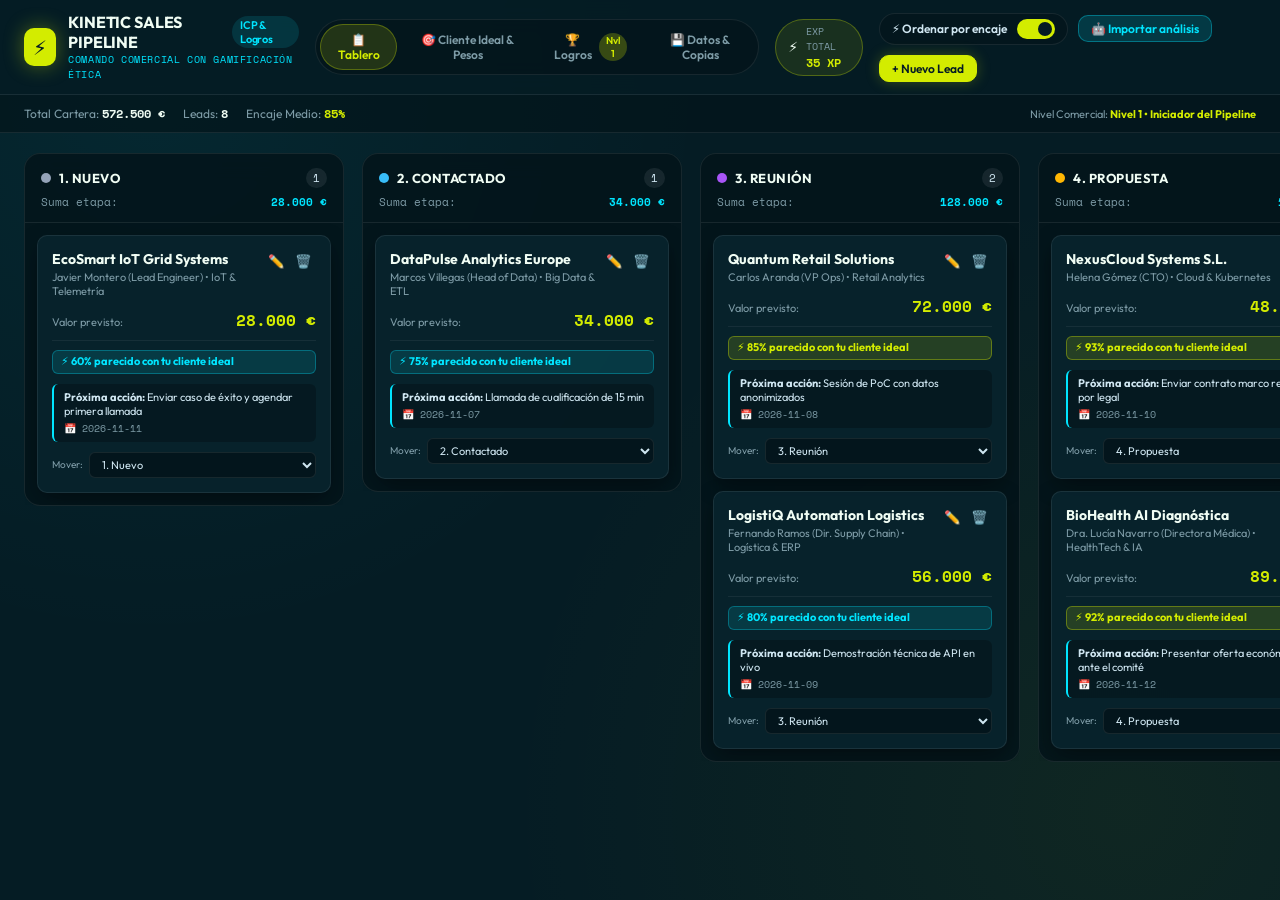
<file: crm.html>
<!DOCTYPE html>
<html lang="es">
<head>
  <meta charset="UTF-8">
  <meta name="viewport" content="width=device-width, initial-scale=1.0">
  <title>Kinetic Teal CRM - Tablero, ICP & Logros</title>
  <meta name="description" content="CRM de ventas B2B con Tablero Kanban, Perfil de Cliente Ideal (ICP), Mapa de Empatía, Sistema de Logros con XP ético, insignias y retos con cofre.">
  
  <!-- Tipografías Outfit y Space Mono -->
  <link rel="preconnect" href="https://fonts.googleapis.com">
  <link rel="preconnect" href="https://fonts.gstatic.com" crossorigin>
  <link href="https://fonts.googleapis.com/css2?family=Outfit:wght@300;400;500;600;700;800&family=Space+Mono:ital,wght@0,400;0,700;1,400&display=swap" rel="stylesheet">

  <style>
    /* ==========================================================================
       AQUÍ CAMBIAS EL ESTILO
       Variables CSS principales: colores, tipografía, esquinas, sombras y ritmo.
       Puedes modificar cualquiera de estos valores para cambiar la apariencia total.
       ========================================================================== */
    :root {
      /* Paleta Kinetic Teal */
      --color-canvas: #051c24;                 /* Fondo profundo estilo petrol oceánico */
      --color-canvas-sub: #04151b;             /* Fondo de barras y columnas */
      --color-surface-base: rgba(10, 39, 50, 0.75); /* Tarjetas estándar con glassmorphism */
      --color-surface-raised: rgba(14, 52, 66, 0.92); /* Tarjeta al elevarse o hover */
      --color-surface-overlay: #07212b;        /* Modales, drawers y paneles */
      
      /* Acentos y colores funcionales */
      --color-primary: #d3ec00;                /* Electric Lime / Acid Green */
      --color-primary-hover: #e2fd0d;
      --color-on-primary: #051c24;             /* Texto legible sobre lima */
      --color-secondary: #00e5ff;              /* Cyan Neón */
      --color-tertiary: #1e4e5f;
      
      /* Textos */
      --color-text-primary: #f0fdf4;
      --color-text-secondary: #cfe6f1;
      --color-text-muted: #7e9ca7;
      
      /* Bordes luminosos */
      --color-border-subtle: rgba(255, 255, 255, 0.08);
      --color-border-hover: rgba(211, 236, 0, 0.35);
      --color-border-focus: rgba(211, 236, 0, 0.85);

      /* Estados y etapas */
      --stage-nuevo: #94a3b8;
      --stage-contactado: #38bdf8;
      --stage-reunion: #a855f7;
      --stage-propuesta: #ffb703;
      --stage-ganado: #d3ec00;
      --stage-perdido: #ef4444;

      /* Tipografía */
      --font-headings: 'Outfit', system-ui, -apple-system, sans-serif;
      --font-mono: 'Space Mono', monospace, ui-monospace;

      /* Esquinas y bordes */
      --radius-sm: 6px;
      --radius-md: 10px;
      --radius-lg: 16px;
      --radius-xl: 24px;
      --radius-pill: 9999px;

      /* Efectos */
      --shadow-primary-glow: 0 0 20px rgba(211, 236, 0, 0.35);
      --shadow-secondary-glow: 0 0 20px rgba(0, 229, 255, 0.25);
      --shadow-card: 0 8px 24px -4px rgba(0, 0, 0, 0.45);
      --backdrop-blur: 16px;
    }

    /* Reset */
    * {
      box-sizing: border-box;
      margin: 0;
      padding: 0;
      -webkit-font-smoothing: antialiased;
    }

    body {
      background-color: var(--color-canvas);
      background-image: 
        radial-gradient(circle at 12% 10%, rgba(0, 229, 255, 0.06) 0%, transparent 40%),
        radial-gradient(circle at 88% 90%, rgba(211, 236, 0, 0.05) 0%, transparent 45%);
      color: var(--color-text-primary);
      font-family: var(--font-headings);
      min-height: 100vh;
      display: flex;
      flex-direction: column;
      overflow-x: hidden;
    }

    .mono {
      font-family: var(--font-mono);
      letter-spacing: -0.02em;
    }

    /* Barra Superior */
    .top-navbar {
      background: rgba(5, 28, 36, 0.90);
      backdrop-filter: blur(var(--backdrop-blur));
      border-bottom: 1px solid var(--color-border-subtle);
      padding: 12px 24px;
      display: flex;
      justify-content: space-between;
      align-items: center;
      gap: 16px;
      position: sticky;
      top: 0;
      z-index: 50;
    }

    .brand-wrap {
      display: flex;
      align-items: center;
      gap: 12px;
    }

    .brand-badge {
      width: 38px;
      height: 38px;
      border-radius: var(--radius-md);
      background: var(--color-primary);
      color: var(--color-on-primary);
      font-weight: 800;
      font-size: 20px;
      display: flex;
      align-items: center;
      justify-content: center;
      box-shadow: var(--shadow-primary-glow);
    }

    .brand-title {
      font-size: 16px;
      font-weight: 700;
      letter-spacing: -0.01em;
      display: flex;
      align-items: center;
      gap: 8px;
    }

    .brand-subtitle {
      font-size: 10px;
      font-family: var(--font-mono);
      color: var(--color-secondary);
      letter-spacing: 0.06em;
      text-transform: uppercase;
    }

    /* Navegación entre las 4 pantallas */
    .nav-tabs {
      display: flex;
      align-items: center;
      gap: 6px;
      background: rgba(4, 21, 27, 0.7);
      padding: 4px;
      border-radius: var(--radius-pill);
      border: 1px solid var(--color-border-subtle);
    }

    .nav-tab-btn {
      background: transparent;
      border: none;
      color: var(--color-text-muted);
      font-family: var(--font-headings);
      font-weight: 600;
      font-size: 12px;
      padding: 7px 14px;
      border-radius: var(--radius-pill);
      cursor: pointer;
      display: flex;
      align-items: center;
      gap: 6px;
      transition: all 0.2s ease;
    }

    .nav-tab-btn:hover {
      color: var(--color-text-primary);
      background: rgba(255, 255, 255, 0.05);
    }

    .nav-tab-btn.active {
      background: rgba(211, 236, 0, 0.15);
      color: var(--color-primary);
      border: 1px solid rgba(211, 236, 0, 0.3);
    }

    .nav-xp-pill {
      display: flex;
      align-items: center;
      gap: 8px;
      background: rgba(211, 236, 0, 0.1);
      border: 1px solid rgba(211, 236, 0, 0.3);
      padding: 4px 12px;
      border-radius: var(--radius-pill);
      cursor: pointer;
      transition: transform 0.2s ease;
    }

    .nav-xp-pill:hover {
      transform: scale(1.03);
      background: rgba(211, 236, 0, 0.18);
    }

    .actions-bar {
      display: flex;
      align-items: center;
      gap: 10px;
      flex-wrap: wrap;
    }

    /* Botones */
    .btn {
      font-family: var(--font-headings);
      font-weight: 600;
      font-size: 13px;
      padding: 8px 16px;
      border-radius: var(--radius-md);
      cursor: pointer;
      display: inline-flex;
      align-items: center;
      gap: 8px;
      transition: all 0.2s cubic-bezier(0.16, 1, 0.3, 1);
      border: 1px solid transparent;
      text-decoration: none;
    }

    .btn:active {
      transform: scale(0.98);
    }

    .btn-primary {
      background: var(--color-primary);
      color: var(--color-on-primary);
      border-color: var(--color-primary);
      box-shadow: 0 0 14px rgba(211, 236, 0, 0.25);
    }

    .btn-primary:hover {
      background: var(--color-primary-hover);
      box-shadow: var(--shadow-primary-glow);
    }

    .btn-secondary {
      background: rgba(14, 52, 66, 0.65);
      color: var(--color-text-primary);
      border-color: var(--color-border-subtle);
      backdrop-filter: blur(8px);
    }

    .btn-secondary:hover {
      background: rgba(14, 52, 66, 0.95);
      border-color: var(--color-border-hover);
    }

    .btn-accent {
      background: rgba(0, 229, 255, 0.15);
      color: var(--color-secondary);
      border-color: rgba(0, 229, 255, 0.35);
    }

    .btn-accent:hover {
      background: rgba(0, 229, 255, 0.25);
      border-color: var(--color-secondary);
    }

    .btn-sm {
      padding: 5px 12px;
      font-size: 12px;
    }

    /* Interruptor (Toggle Switch) */
    .switch-wrap {
      display: inline-flex;
      align-items: center;
      gap: 10px;
      background: rgba(4, 21, 27, 0.65);
      padding: 5px 12px;
      border-radius: var(--radius-pill);
      border: 1px solid var(--color-border-subtle);
      cursor: pointer;
      user-select: none;
    }

    .switch-track {
      width: 38px;
      height: 20px;
      background: rgba(255, 255, 255, 0.15);
      border-radius: var(--radius-pill);
      position: relative;
      transition: background-color 0.2s ease;
    }

    .switch-track.active {
      background: var(--color-primary);
    }

    .switch-thumb {
      width: 14px;
      height: 14px;
      border-radius: 50%;
      background: white;
      position: absolute;
      top: 3px;
      left: 3px;
      transition: transform 0.2s cubic-bezier(0.16, 1, 0.3, 1);
    }

    .switch-track.active .switch-thumb {
      transform: translateX(18px);
      background: var(--color-on-primary);
    }

    .switch-label {
      font-size: 12px;
      font-weight: 600;
      color: var(--color-text-secondary);
    }

    /* Tira de Telemetría y Controles de Pesos */
    .sub-bar {
      background: rgba(4, 21, 27, 0.7);
      border-bottom: 1px solid var(--color-border-subtle);
      padding: 10px 24px;
      display: flex;
      align-items: center;
      justify-content: space-between;
      gap: 16px;
      font-size: 12px;
      color: var(--color-text-muted);
      flex-wrap: wrap;
    }

    .sub-bar-left {
      display: flex;
      align-items: center;
      gap: 18px;
    }

    .stat-pill {
      font-family: var(--font-mono);
      font-weight: 700;
      color: var(--color-text-primary);
    }

    /* Contenedor de Pantallas */
    .screen-view {
      display: none;
      flex: 1;
    }

    .screen-view.active {
      display: flex;
      flex-direction: column;
    }

    /* PANTALLA 1: Tablero Kanban */
    .kanban-viewport {
      flex: 1;
      overflow-x: auto;
      overflow-y: hidden;
      padding: 20px 24px 28px 24px;
    }

    .kanban-board {
      display: grid;
      grid-template-columns: repeat(6, 320px);
      gap: 18px;
      align-items: start;
    }

    .kanban-col {
      background: rgba(4, 21, 27, 0.85);
      border: 1px solid var(--color-border-subtle);
      border-radius: var(--radius-lg);
      display: flex;
      flex-direction: column;
      max-height: calc(100vh - 190px);
      backdrop-filter: blur(12px);
    }

    .col-header {
      padding: 14px 16px 12px 16px;
      border-bottom: 1px solid var(--color-border-subtle);
    }

    .col-header-top {
      display: flex;
      align-items: center;
      justify-content: space-between;
      margin-bottom: 6px;
    }

    .col-title-group {
      display: flex;
      align-items: center;
      gap: 8px;
    }

    .col-dot {
      width: 10px;
      height: 10px;
      border-radius: 50%;
    }

    .dot-nuevo { background-color: var(--stage-nuevo); }
    .dot-contactado { background-color: var(--stage-contactado); }
    .dot-reunion { background-color: var(--stage-reunion); }
    .dot-propuesta { background-color: var(--stage-propuesta); }
    .dot-ganado { background-color: var(--stage-ganado); }
    .dot-perdido { background-color: var(--stage-perdido); }

    .col-name {
      font-size: 13px;
      font-weight: 700;
      text-transform: uppercase;
      letter-spacing: 0.04em;
    }

    .col-count {
      font-family: var(--font-mono);
      font-size: 11px;
      background: rgba(255, 255, 255, 0.08);
      color: var(--color-text-secondary);
      padding: 2px 7px;
      border-radius: var(--radius-pill);
    }

    .col-sum-wrap {
      display: flex;
      justify-content: space-between;
      align-items: center;
      font-size: 11px;
      font-family: var(--font-mono);
    }

    .col-sum-val {
      font-weight: 700;
      color: var(--color-secondary);
    }

    .col-cards-dropzone {
      padding: 12px;
      overflow-y: auto;
      display: flex;
      flex-direction: column;
      gap: 12px;
      min-height: 140px;
      transition: background-color 0.2s ease, border-color 0.2s ease;
    }

    .col-cards-dropzone.drag-over {
      background: rgba(211, 236, 0, 0.08);
      border: 1px dashed var(--color-primary);
      border-radius: 0 0 var(--radius-lg) var(--radius-lg);
    }

    /* Tarjetas de Lead */
    .lead-card {
      background: var(--color-surface-base);
      border: 1px solid var(--color-border-subtle);
      border-radius: var(--radius-md);
      padding: 14px;
      cursor: grab;
      transition: all 0.2s cubic-bezier(0.16, 1, 0.3, 1);
      box-shadow: var(--shadow-card);
      position: relative;
    }

    .lead-card:hover {
      background: var(--color-surface-raised);
      border-color: var(--color-border-hover);
      transform: translateY(-2px);
    }

    .lead-card.dragging {
      opacity: 0.45;
      cursor: grabbing;
      transform: scale(0.97);
    }

    .card-top {
      display: flex;
      justify-content: space-between;
      align-items: flex-start;
      margin-bottom: 8px;
    }

    .lead-name {
      font-size: 14px;
      font-weight: 700;
      color: var(--color-text-primary);
      line-height: 1.3;
    }

    .lead-contact {
      font-size: 11px;
      color: var(--color-text-muted);
      margin-top: 2px;
    }

    .card-val-row {
      display: flex;
      justify-content: space-between;
      align-items: baseline;
      margin: 10px 0 8px 0;
      padding-bottom: 8px;
      border-bottom: 1px solid rgba(255, 255, 255, 0.06);
    }

    .lead-value {
      font-family: var(--font-mono);
      font-size: 16px;
      font-weight: 700;
      color: var(--color-primary);
    }

    /* 5. % de encaje con el texto EXACTO "parecido con tu cliente ideal" */
    .card-fit-badge {
      display: inline-flex;
      align-items: center;
      gap: 5px;
      font-size: 11px;
      font-weight: 700;
      padding: 4px 8px;
      border-radius: var(--radius-sm);
      margin-bottom: 10px;
      width: 100%;
      box-sizing: border-box;
      line-height: 1.25;
    }

    .badge-fit-high {
      background: rgba(211, 236, 0, 0.15);
      color: var(--color-primary);
      border: 1px solid rgba(211, 236, 0, 0.35);
    }

    .badge-fit-mid {
      background: rgba(0, 229, 255, 0.12);
      color: var(--color-secondary);
      border: 1px solid rgba(0, 229, 255, 0.3);
    }

    .badge-fit-low {
      background: rgba(148, 163, 184, 0.1);
      color: #94a3b8;
      border: 1px solid rgba(148, 163, 184, 0.2);
    }

    .lead-next-action {
      background: rgba(0, 0, 0, 0.25);
      padding: 6px 10px;
      border-radius: var(--radius-sm);
      font-size: 11px;
      color: var(--color-text-secondary);
      margin-bottom: 10px;
      border-left: 2px solid var(--color-secondary);
    }

    .lead-date {
      font-family: var(--font-mono);
      font-size: 10px;
      color: var(--color-text-muted);
      margin-top: 3px;
    }

    /* Menú móvil "Mover a..." y acciones */
    .card-actions-row {
      display: flex;
      justify-content: space-between;
      align-items: center;
      gap: 6px;
      margin-top: 6px;
    }

    .stage-select {
      background: rgba(4, 21, 27, 0.9);
      color: var(--color-text-secondary);
      border: 1px solid var(--color-border-subtle);
      border-radius: var(--radius-sm);
      padding: 4px 8px;
      font-size: 11px;
      font-family: var(--font-headings);
      cursor: pointer;
      flex: 1;
    }

    .btn-icon {
      background: transparent;
      border: none;
      color: var(--color-text-muted);
      cursor: pointer;
      padding: 4px;
      border-radius: var(--radius-sm);
      display: inline-flex;
      align-items: center;
      justify-content: center;
    }

    .btn-icon:hover {
      color: var(--color-text-primary);
      background: rgba(255, 255, 255, 0.08);
    }

    /* PANTALLA 3: LOGROS & HÁBITOS (REQUERIMIENTO PRINCIPAL) */
    .achievements-screen {
      padding: 28px;
      max-width: 1200px;
      margin: 0 auto;
      width: 100%;
    }

    .level-hero-card {
      background: linear-gradient(135deg, rgba(14, 52, 66, 0.85) 0%, rgba(5, 28, 36, 0.95) 100%);
      border: 1px solid rgba(211, 236, 0, 0.3);
      border-radius: var(--radius-xl);
      padding: 24px 32px;
      box-shadow: 0 12px 36px rgba(0, 0, 0, 0.4), 0 0 24px rgba(211, 236, 0, 0.1);
      margin-bottom: 24px;
      display: flex;
      justify-content: space-between;
      align-items: center;
      gap: 24px;
      flex-wrap: wrap;
    }

    .level-hero-left {
      display: flex;
      align-items: center;
      gap: 20px;
    }

    .level-emblem {
      width: 68px;
      height: 68px;
      border-radius: 50%;
      background: radial-gradient(circle, #e2fd0d 0%, #a4b800 100%);
      color: #051c24;
      font-weight: 800;
      font-size: 26px;
      display: flex;
      align-items: center;
      justify-content: center;
      box-shadow: 0 0 25px rgba(211, 236, 0, 0.6);
      font-family: var(--font-mono);
      flex-shrink: 0;
    }

    .level-info-title {
      font-size: 24px;
      font-weight: 700;
      color: var(--color-text-primary);
      letter-spacing: -0.01em;
    }

    .level-info-subtitle {
      font-size: 13px;
      color: var(--color-text-muted);
      margin-top: 4px;
    }

    .level-progress-wrap {
      flex: 1;
      min-width: 280px;
    }

    .level-progress-header {
      display: flex;
      justify-content: space-between;
      align-items: center;
      font-size: 12px;
      margin-bottom: 8px;
    }

    .level-bar-bg {
      height: 12px;
      background: rgba(0, 0, 0, 0.4);
      border-radius: var(--radius-pill);
      overflow: hidden;
      border: 1px solid rgba(255, 255, 255, 0.08);
      position: relative;
    }

    .level-bar-fill {
      height: 100%;
      background: linear-gradient(90deg, #00e5ff 0%, #d3ec00 100%);
      border-radius: var(--radius-pill);
      transition: width 0.4s cubic-bezier(0.16, 1, 0.3, 1);
      box-shadow: 0 0 12px rgba(211, 236, 0, 0.5);
    }

    /* Reglas de XP por buenos hábitos */
    .xp-rules-grid {
      display: grid;
      grid-template-columns: repeat(auto-fit, minmax(180px, 1fr));
      gap: 12px;
      margin-bottom: 28px;
    }

    .xp-rule-card {
      background: rgba(10, 39, 50, 0.5);
      border: 1px solid var(--color-border-subtle);
      border-radius: var(--radius-md);
      padding: 12px 14px;
      display: flex;
      align-items: center;
      justify-content: space-between;
      gap: 10px;
    }

    .xp-rule-title {
      font-size: 12px;
      font-weight: 600;
      color: var(--color-text-secondary);
    }

    .xp-rule-pts {
      font-family: var(--font-mono);
      font-size: 12px;
      font-weight: 700;
      color: var(--color-primary);
      background: rgba(211, 236, 0, 0.12);
      padding: 3px 8px;
      border-radius: var(--radius-sm);
      white-space: nowrap;
    }

    /* Cuadrícula de Insignias y Retos */
    .achievements-grid {
      display: grid;
      grid-template-columns: 1fr 1fr;
      gap: 24px;
      margin-bottom: 28px;
    }

    .panel-card {
      background: rgba(10, 39, 50, 0.65);
      border: 1px solid var(--color-border-subtle);
      border-radius: var(--radius-lg);
      padding: 20px;
      backdrop-filter: blur(14px);
    }

    .panel-header {
      display: flex;
      justify-content: space-between;
      align-items: center;
      margin-bottom: 16px;
      padding-bottom: 12px;
      border-bottom: 1px solid var(--color-border-subtle);
    }

    .panel-title {
      font-size: 16px;
      font-weight: 700;
      display: flex;
      align-items: center;
      gap: 8px;
      color: var(--color-text-primary);
    }

    /* Insignias de 3 niveles con opacidad gradual verde lima */
    .badge-tiers-group {
      background: rgba(4, 21, 27, 0.5);
      border: 1px solid var(--color-border-subtle);
      border-radius: var(--radius-md);
      padding: 14px;
      margin-bottom: 14px;
    }

    .badge-group-title {
      font-size: 14px;
      font-weight: 700;
      color: var(--color-text-primary);
      display: flex;
      justify-content: space-between;
      align-items: center;
      margin-bottom: 4px;
    }

    .badge-group-desc {
      font-size: 11px;
      color: var(--color-text-muted);
      margin-bottom: 12px;
    }

    .badge-tiers-row {
      display: grid;
      grid-template-columns: repeat(3, 1fr);
      gap: 10px;
    }

    .badge-tier-box {
      border-radius: var(--radius-md);
      padding: 12px 10px;
      text-align: center;
      display: flex;
      flex-direction: column;
      align-items: center;
      gap: 6px;
      transition: all 0.2s ease;
      background: rgba(5, 28, 36, 0.7);
      border: 1px solid rgba(255, 255, 255, 0.05);
    }

    /* 3 niveles de opacidad en verde lima (#d3ec00):
       Nivel 1: suave (35% opacidad)
       Nivel 2: medio (70% opacidad)
       Nivel 3: pleno (100% resplandor) */
    .tier-unlocked-1 {
      border-color: rgba(211, 236, 0, 0.35);
      background: rgba(211, 236, 0, 0.08);
    }
    .tier-unlocked-1 .tier-icon {
      color: #d3ec00;
      opacity: 0.45;
    }

    .tier-unlocked-2 {
      border-color: rgba(211, 236, 0, 0.65);
      background: rgba(211, 236, 0, 0.16);
    }
    .tier-unlocked-2 .tier-icon {
      color: #d3ec00;
      opacity: 0.8;
      filter: drop-shadow(0 0 4px rgba(211, 236, 0, 0.4));
    }

    .tier-unlocked-3 {
      border-color: #d3ec00;
      background: rgba(211, 236, 0, 0.28);
      box-shadow: 0 0 16px rgba(211, 236, 0, 0.35);
    }
    .tier-unlocked-3 .tier-icon {
      color: #d3ec00;
      opacity: 1;
      filter: drop-shadow(0 0 8px rgba(211, 236, 0, 0.8));
    }

    .tier-locked {
      opacity: 0.35;
      filter: grayscale(1);
    }

    .tier-name {
      font-size: 11px;
      font-weight: 700;
      color: var(--color-text-primary);
    }

    .tier-req {
      font-size: 10px;
      font-family: var(--font-mono);
      color: var(--color-text-muted);
    }

    /* Retos con Cofre */
    .quest-card {
      background: rgba(4, 21, 27, 0.6);
      border: 1px solid var(--color-border-subtle);
      border-radius: var(--radius-md);
      padding: 16px;
      margin-bottom: 14px;
      display: flex;
      align-items: center;
      justify-content: space-between;
      gap: 16px;
    }

    .quest-info {
      flex: 1;
    }

    .quest-tag {
      font-size: 10px;
      font-family: var(--font-mono);
      font-weight: 700;
      text-transform: uppercase;
      padding: 2px 6px;
      border-radius: var(--radius-sm);
      display: inline-block;
      margin-bottom: 6px;
    }

    .tag-semanal {
      background: rgba(0, 229, 255, 0.15);
      color: var(--color-secondary);
    }

    .tag-mensual {
      background: rgba(211, 236, 0, 0.15);
      color: var(--color-primary);
    }

    .quest-title {
      font-size: 13px;
      font-weight: 700;
      color: var(--color-text-primary);
      margin-bottom: 4px;
    }

    .quest-desc {
      font-size: 11px;
      color: var(--color-text-muted);
      margin-bottom: 8px;
    }

    .quest-progress-bar {
      height: 6px;
      background: rgba(0, 0, 0, 0.3);
      border-radius: var(--radius-pill);
      overflow: hidden;
    }

    .quest-progress-fill {
      height: 100%;
      background: var(--color-secondary);
      border-radius: var(--radius-pill);
      transition: width 0.3s ease;
    }

    /* Cofre Interactivo */
    .chest-container {
      display: flex;
      flex-direction: column;
      align-items: center;
      gap: 6px;
      cursor: pointer;
      user-select: none;
      flex-shrink: 0;
    }

    .chest-box {
      width: 58px;
      height: 58px;
      border-radius: var(--radius-md);
      background: rgba(14, 52, 66, 0.8);
      border: 1px solid var(--color-border-subtle);
      display: flex;
      align-items: center;
      justify-content: center;
      font-size: 28px;
      transition: all 0.3s cubic-bezier(0.16, 1, 0.3, 1);
      position: relative;
    }

    .chest-box.ready {
      border-color: var(--color-primary);
      background: rgba(211, 236, 0, 0.2);
      animation: chestPulse 1.6s infinite ease-in-out;
      box-shadow: 0 0 20px rgba(211, 236, 0, 0.4);
    }

    .chest-box.claimed {
      opacity: 0.7;
      border-color: rgba(255, 255, 255, 0.1);
    }

    @keyframes chestPulse {
      0%, 100% { transform: scale(1); box-shadow: 0 0 12px rgba(211, 236, 0, 0.3); }
      50% { transform: scale(1.08); box-shadow: 0 0 24px rgba(211, 236, 0, 0.7); }
    }

    .chest-label {
      font-size: 10px;
      font-family: var(--font-mono);
      font-weight: 700;
      color: var(--color-text-muted);
      text-align: center;
    }

    .chest-label.ready {
      color: var(--color-primary);
    }

    /* Galería de Insignias Personalizadas */
    .custom-badges-grid {
      display: grid;
      grid-template-columns: repeat(auto-fill, minmax(220px, 1fr));
      gap: 12px;
      margin-top: 14px;
    }

    .custom-badge-card {
      background: rgba(4, 21, 27, 0.65);
      border: 1px solid rgba(211, 236, 0, 0.3);
      border-radius: var(--radius-md);
      padding: 12px;
      display: flex;
      align-items: center;
      gap: 12px;
    }

    .star-icon-wrap {
      width: 44px;
      height: 44px;
      border-radius: var(--radius-md);
      background: rgba(211, 236, 0, 0.15);
      display: flex;
      align-items: center;
      justify-content: center;
      flex-shrink: 0;
      box-shadow: 0 0 14px rgba(211, 236, 0, 0.2);
    }

    /* Tarjeta de Reglas Éticas */
    .ethical-card {
      background: linear-gradient(135deg, rgba(7, 33, 43, 0.7) 0%, rgba(4, 21, 27, 0.85) 100%);
      border: 1px solid rgba(0, 229, 255, 0.25);
      border-radius: var(--radius-lg);
      padding: 20px 24px;
      margin-top: 10px;
    }

    .ethical-grid {
      display: grid;
      grid-template-columns: repeat(auto-fit, minmax(220px, 1fr));
      gap: 16px;
      margin-top: 14px;
    }

    .ethical-item {
      display: flex;
      align-items: flex-start;
      gap: 10px;
    }

    .ethical-icon {
      font-size: 20px;
      flex-shrink: 0;
    }

    .ethical-text-title {
      font-size: 13px;
      font-weight: 700;
      color: var(--color-text-primary);
    }

    .ethical-text-desc {
      font-size: 11px;
      color: var(--color-text-muted);
      margin-top: 2px;
      line-height: 1.4;
    }

    /* PANTALLA 2 & 4: Contenedor General */
    .full-page-screen {
      padding: 28px;
      max-width: 1100px;
      margin: 0 auto;
      width: 100%;
    }

    .form-grid-2 {
      display: grid;
      grid-template-columns: 1fr 1fr;
      gap: 18px;
    }

    .form-group {
      display: flex;
      flex-direction: column;
      gap: 6px;
      margin-bottom: 12px;
    }

    .form-label {
      font-size: 12px;
      font-weight: 600;
      color: var(--color-text-secondary);
    }

    .form-control {
      background: rgba(4, 21, 27, 0.85);
      border: 1px solid var(--color-border-subtle);
      border-radius: var(--radius-sm);
      padding: 8px 12px;
      color: var(--color-text-primary);
      font-family: var(--font-headings);
      font-size: 13px;
      outline: none;
      transition: border-color 0.2s ease;
    }

    .form-control:focus {
      border-color: var(--color-primary);
    }

    textarea.form-control {
      resize: vertical;
      min-height: 70px;
    }

    .empathy-grid {
      display: grid;
      grid-template-columns: 1fr 1fr;
      gap: 14px;
    }

    .empathy-box {
      background: rgba(4, 21, 27, 0.65);
      border: 1px solid var(--color-border-subtle);
      border-radius: var(--radius-md);
      padding: 12px;
    }

    .empathy-title {
      font-size: 12px;
      font-weight: 700;
      color: var(--color-secondary);
      margin-bottom: 6px;
      display: flex;
      align-items: center;
      gap: 6px;
    }

    .slider-row {
      display: grid;
      grid-template-columns: 160px 1fr 60px;
      align-items: center;
      gap: 12px;
      background: rgba(4, 21, 27, 0.5);
      padding: 8px 12px;
      border-radius: var(--radius-sm);
      border: 1px solid var(--color-border-subtle);
    }

    .slider-input {
      accent-color: var(--color-primary);
      cursor: pointer;
      width: 100%;
    }

    /* Modales */
    .modal-backdrop {
      position: fixed;
      inset: 0;
      background: rgba(3, 16, 21, 0.8);
      backdrop-filter: blur(12px);
      z-index: 100;
      display: none;
      align-items: center;
      justify-content: center;
      padding: 16px;
    }

    .modal-backdrop.active {
      display: flex;
    }

    .modal-window {
      background: var(--color-surface-overlay);
      border: 1px solid var(--color-border-hover);
      border-radius: var(--radius-lg);
      width: 100%;
      max-width: 580px;
      max-height: 90vh;
      overflow-y: auto;
      padding: 24px;
      box-shadow: 0 24px 64px rgba(0, 0, 0, 0.6);
      position: relative;
    }

    .modal-header {
      display: flex;
      justify-content: space-between;
      align-items: center;
      margin-bottom: 16px;
      border-bottom: 1px solid var(--color-border-subtle);
      padding-bottom: 12px;
    }

    .modal-title {
      font-size: 17px;
      font-weight: 700;
      color: var(--color-text-primary);
      display: flex;
      align-items: center;
      gap: 8px;
    }

    .modal-close {
      background: transparent;
      border: none;
      color: var(--color-text-muted);
      cursor: pointer;
      font-size: 18px;
      padding: 4px;
      border-radius: var(--radius-sm);
    }

    .modal-close:hover {
      color: white;
    }

    /* Toast Breve para subidas de nivel e insignias (REGLA 5) */
    .toast-box {
      position: fixed;
      bottom: 24px;
      right: 24px;
      background: rgba(14, 52, 66, 0.95);
      border: 1px solid var(--color-primary);
      box-shadow: 0 10px 30px rgba(0, 0, 0, 0.5), var(--shadow-primary-glow);
      color: var(--color-text-primary);
      padding: 12px 20px;
      border-radius: var(--radius-md);
      font-size: 13px;
      font-weight: 600;
      display: none;
      align-items: center;
      gap: 10px;
      z-index: 200;
      backdrop-filter: blur(12px);
      animation: toastSlideUp 0.3s cubic-bezier(0.16, 1, 0.3, 1);
    }

    @keyframes toastSlideUp {
      from { transform: translateY(20px); opacity: 0; }
      to { transform: translateY(0); opacity: 1; }
    }

    /* Modal de celebración de cofre */
    .chest-modal-content {
      text-align: center;
      padding: 10px;
    }

    .chest-open-animation {
      font-size: 64px;
      margin-bottom: 12px;
      animation: chestBounce 0.8s ease;
    }

    @keyframes chestBounce {
      0% { transform: scale(0.3); opacity: 0; }
      50% { transform: scale(1.2); }
      100% { transform: scale(1); opacity: 1; }
    }

    @media (max-width: 900px) {
      .top-navbar {
        flex-direction: column;
        align-items: stretch;
      }
      .nav-tabs {
        overflow-x: auto;
        justify-content: flex-start;
      }
      .achievements-grid, .form-grid-2 {
        grid-template-columns: 1fr;
      }
      .level-hero-card {
        flex-direction: column;
        align-items: flex-start;
      }
    }
  </style>
</head>
<body>

  <!-- Barra Superior -->
  <header class="top-navbar">
    <div class="brand-wrap">
      <div class="brand-badge">⚡</div>
      <div>
        <div class="brand-title">
          <span>KINETIC SALES PIPELINE</span>
          <span style="font-size: 11px; padding: 2px 8px; border-radius: var(--radius-pill); background: rgba(0, 229, 255, 0.12); color: var(--color-secondary); font-weight: 600;">
            ICP & Logros
          </span>
        </div>
        <div class="brand-subtitle">Comando Comercial con Gamificación Ética</div>
      </div>
    </div>

    <!-- Navegación entre las 4 pantallas sin recargar la página -->
    <nav class="nav-tabs">
      <button class="nav-tab-btn active" id="tabBtn-tablero" onclick="crm.cambiarPantalla('tablero')">
        <span>📋 Tablero</span>
      </button>
      <button class="nav-tab-btn" id="tabBtn-icp" onclick="crm.cambiarPantalla('icp')">
        <span>🎯 Cliente Ideal & Pesos</span>
      </button>
      <button class="nav-tab-btn" id="tabBtn-logros" onclick="crm.cambiarPantalla('logros')">
        <span>🏆 Logros</span>
        <span id="navLevelBadge" style="font-size: 10px; background: rgba(211, 236, 0, 0.25); color: var(--color-primary); padding: 1px 6px; border-radius: 9999px;">Nvl 1</span>
      </button>
      <button class="nav-tab-btn" id="tabBtn-datos" onclick="crm.cambiarPantalla('datos')">
        <span>💾 Datos & Copias</span>
      </button>
    </nav>

    <!-- Píldora de XP Rápido -->
    <div class="nav-xp-pill" onclick="crm.cambiarPantalla('logros')" title="Ver detalles de nivel y logros">
      <span style="font-size: 14px;">⚡</span>
      <div>
        <div style="font-size: 10px; font-family: var(--font-mono); color: var(--color-text-muted);">EXP TOTAL</div>
        <div style="font-size: 12px; font-weight: 700; color: var(--color-primary); font-family: var(--font-mono);" id="navXpText">0 XP</div>
      </div>
    </div>

    <div class="actions-bar">
      <!-- Interruptor ordenar por encaje -->
      <div class="switch-wrap" onclick="crm.toggleSortByFit()" title="Activar/Desactivar ordenación por parecido con el cliente ideal">
        <span class="switch-label">⚡ Ordenar por encaje</span>
        <div class="switch-track" id="switchTrack">
          <div class="switch-thumb"></div>
        </div>
      </div>

      <!-- Botón Importar análisis (IA) -->
      <button class="btn btn-accent btn-sm" onclick="crm.abrirModalImportarAnalisis()">
        <span>🤖 Importar análisis</span>
      </button>

      <!-- Botón Nuevo Lead -->
      <button class="btn btn-primary btn-sm" onclick="crm.abrirModalNuevoLead()">
        <span>+ Nuevo Lead</span>
      </button>
    </div>
  </header>

  <!-- Sub-barra con resumen del pipeline -->
  <div class="sub-bar">
    <div class="sub-bar-left">
      <div>
        <span>Total Cartera: </span>
        <span class="stat-pill" id="globalTotalValue">0 €</span>
      </div>
      <div>
        <span>Leads: </span>
        <span class="stat-pill" id="globalTotalCount">0</span>
      </div>
      <div>
        <span>Encaje Medio: </span>
        <span class="stat-pill" style="color: var(--color-primary);" id="globalAvgFit">0%</span>
      </div>
    </div>
    <div style="font-size: 11px;">
      <span style="color: var(--color-text-muted);">Nivel Comercial: </span>
      <span id="subBarLevelTitle" style="color: var(--color-primary); font-weight: 700;">Nivel 1 • Iniciador del Pipeline</span>
    </div>
  </div>

  <!-- ==========================================================================
       PANTALLA 1: TABLERO KANBAN
       ========================================================================== -->
  <section class="screen-view active" id="screen-tablero">
    <main class="kanban-viewport">
      <div class="kanban-board">
        
        <!-- Columna 1: Nuevo -->
        <div class="kanban-col" data-stage="nuevo">
          <div class="col-header">
            <div class="col-header-top">
              <div class="col-title-group">
                <span class="col-dot dot-nuevo"></span>
                <span class="col-name">1. Nuevo</span>
              </div>
              <span class="col-count" id="count-nuevo">0</span>
            </div>
            <div class="col-sum-wrap">
              <span style="color: var(--color-text-muted);">Suma etapa:</span>
              <span class="col-sum-val" id="sum-nuevo">0 €</span>
            </div>
          </div>
          <div class="col-cards-dropzone" id="drop-nuevo" ondragover="crm.onDragOver(event)" ondragleave="crm.onDragLeave(event)" ondrop="crm.onDrop(event, 'nuevo')"></div>
        </div>

        <!-- Columna 2: Contactado -->
        <div class="kanban-col" data-stage="contactado">
          <div class="col-header">
            <div class="col-header-top">
              <div class="col-title-group">
                <span class="col-dot dot-contactado"></span>
                <span class="col-name">2. Contactado</span>
              </div>
              <span class="col-count" id="count-contactado">0</span>
            </div>
            <div class="col-sum-wrap">
              <span style="color: var(--color-text-muted);">Suma etapa:</span>
              <span class="col-sum-val" id="sum-contactado">0 €</span>
            </div>
          </div>
          <div class="col-cards-dropzone" id="drop-contactado" ondragover="crm.onDragOver(event)" ondragleave="crm.onDragLeave(event)" ondrop="crm.onDrop(event, 'contactado')"></div>
        </div>

        <!-- Columna 3: Reunión -->
        <div class="kanban-col" data-stage="reunion">
          <div class="col-header">
            <div class="col-header-top">
              <div class="col-title-group">
                <span class="col-dot dot-reunion"></span>
                <span class="col-name">3. Reunión</span>
              </div>
              <span class="col-count" id="count-reunion">0</span>
            </div>
            <div class="col-sum-wrap">
              <span style="color: var(--color-text-muted);">Suma etapa:</span>
              <span class="col-sum-val" id="sum-reunion">0 €</span>
            </div>
          </div>
          <div class="col-cards-dropzone" id="drop-reunion" ondragover="crm.onDragOver(event)" ondragleave="crm.onDragLeave(event)" ondrop="crm.onDrop(event, 'reunion')"></div>
        </div>

        <!-- Columna 4: Propuesta -->
        <div class="kanban-col" data-stage="propuesta">
          <div class="col-header">
            <div class="col-header-top">
              <div class="col-title-group">
                <span class="col-dot dot-propuesta"></span>
                <span class="col-name">4. Propuesta</span>
              </div>
              <span class="col-count" id="count-propuesta">0</span>
            </div>
            <div class="col-sum-wrap">
              <span style="color: var(--color-text-muted);">Suma etapa:</span>
              <span class="col-sum-val" id="sum-propuesta">0 €</span>
            </div>
          </div>
          <div class="col-cards-dropzone" id="drop-propuesta" ondragover="crm.onDragOver(event)" ondragleave="crm.onDragLeave(event)" ondrop="crm.onDrop(event, 'propuesta')"></div>
        </div>

        <!-- Columna 5: Ganado -->
        <div class="kanban-col" data-stage="ganado">
          <div class="col-header">
            <div class="col-header-top">
              <div class="col-title-group">
                <span class="col-dot dot-ganado"></span>
                <span class="col-name">5. Ganado</span>
              </div>
              <span class="col-count" id="count-ganado">0</span>
            </div>
            <div class="col-sum-wrap">
              <span style="color: var(--color-text-muted);">Suma etapa:</span>
              <span class="col-sum-val" id="sum-ganado">0 €</span>
            </div>
          </div>
          <div class="col-cards-dropzone" id="drop-ganado" ondragover="crm.onDragOver(event)" ondragleave="crm.onDragLeave(event)" ondrop="crm.onDrop(event, 'ganado')"></div>
        </div>

        <!-- Columna 6: Perdido -->
        <div class="kanban-col" data-stage="perdido">
          <div class="col-header">
            <div class="col-header-top">
              <div class="col-title-group">
                <span class="col-dot dot-perdido"></span>
                <span class="col-name">6. Perdido</span>
              </div>
              <span class="col-count" id="count-perdido">0</span>
            </div>
            <div class="col-sum-wrap">
              <span style="color: var(--color-text-muted);">Suma etapa:</span>
              <span class="col-sum-val" id="sum-perdido">0 €</span>
            </div>
          </div>
          <div class="col-cards-dropzone" id="drop-perdido" ondragover="crm.onDragOver(event)" ondragleave="crm.onDragLeave(event)" ondrop="crm.onDrop(event, 'perdido')"></div>
        </div>

      </div>
    </main>
  </section>

  <!-- ==========================================================================
       PANTALLA 2: CLIENTE IDEAL (ICP) & MAPA DE EMPATÍA
       ========================================================================== -->
  <section class="screen-view" id="screen-icp">
    <div class="full-page-screen">
      <div class="panel-card" style="margin-bottom: 24px;">
        <div class="panel-header">
          <div class="panel-title">
            <span>🎯 1. Formulario del Cliente Ideal (ICP)</span>
          </div>
          <button class="btn btn-primary btn-sm" onclick="crm.guardarConfigICP()">
            <span>Guardar Perfil</span>
          </button>
        </div>

        <div class="form-grid-2">
          <div class="form-group">
            <label class="form-label">Sector & Industria Objetivo</label>
            <input type="text" class="form-control" id="icpSectorInput" value="Tecnología B2B, Cloud & IA">
          </div>
          <div class="form-group">
            <label class="form-label">Tamaño & Facturación de Empresa</label>
            <input type="text" class="form-control" id="icpTamanoInput" value="50 a 500 empleados / >5M€ facturación">
          </div>
          <div class="form-group">
            <label class="form-label">Zona Geográfica</label>
            <input type="text" class="form-control" id="icpZonaInput" value="España, Portugal y Sur de Europa">
          </div>
          <div class="form-group">
            <label class="form-label">Presupuesto Estimado</label>
            <input type="text" class="form-control" id="icpPresupuestoInput" value="40.000 € a 150.000 € anuales">
          </div>
          <div class="form-group">
            <label class="form-label">Problema Principal que Resuelves</label>
            <input type="text" class="form-control" id="icpProblemaInput" value="Ineficiencia operativa y falta de integración segura en nube">
          </div>
          <div class="form-group">
            <label class="form-label">Canal por el que Compra</label>
            <input type="text" class="form-control" id="icpCanalInput" value="Demo técnica consultiva y propuesta directa al CTO/CISO">
          </div>
        </div>
      </div>

      <!-- 2. Mapa de Empatía con 4 Cajas -->
      <div class="panel-card" style="margin-bottom: 24px;">
        <div class="panel-header">
          <div class="panel-title">
            <span>🧠 2. Mapa de Empatía del Comprador</span>
          </div>
          <span style="font-size: 11px; color: var(--color-text-muted);">¿Qué experimenta tu decisor de compra?</span>
        </div>

        <div class="empathy-grid">
          <div class="empathy-box">
            <div class="empathy-title">💭 ¿Qué Piensa y Siente?</div>
            <textarea class="form-control" id="empathyPiensaInput">Teme quedarse rezagado frente a rivales que usan IA y le preocupan las brechas de seguridad o caídas de servidores.</textarea>
          </div>
          <div class="empathy-box">
            <div class="empathy-title">👁️ ¿Qué Ve en su Entorno?</div>
            <textarea class="form-control" id="empathyVeInput">Ve a empresas del sector anunciando automatizaciones y saturación de proveedores generalistas sin especialización.</textarea>
          </div>
          <div class="empathy-box">
            <div class="empathy-title">🗣️ ¿Qué Dice y Hace?</div>
            <textarea class="form-control" id="empathyDiceInput">Exige pruebas de concepto reales (PoC), pide referencias de otros CTOs y revisa rigurosamente el acuerdo de nivel de servicio.</textarea>
          </div>
          <div class="empathy-box">
            <div class="empathy-title">👂 ¿Qué Oye de Otros?</div>
            <textarea class="form-control" id="empathyOyeInput">Oye a la dirección financiera exigir reducción de costes y a sus ingenieros solicitar mejores herramientas modernas.</textarea>
          </div>
        </div>
      </div>

      <!-- 3. Deslizadores de PESO (1 a 5) -->
      <div class="panel-card">
        <div class="panel-header">
          <div class="panel-title">
            <span>⚖️ 3. Ponderación: Pesos de Criterios (1 a 5)</span>
          </div>
          <span style="font-size: 11px; color: var(--color-primary);">Al mover cualquier deslizador, se recalcula el parecido al instante</span>
        </div>

        <div id="screenWeightsSliders" style="display: flex; flex-direction: column; gap: 10px;">
          <!-- Sliders inyectados dinámicamente -->
        </div>
      </div>
    </div>
  </section>

  <!-- ==========================================================================
       PANTALLA 3: LOGROS & GAMIFICACIÓN ÉTICA (PANTALLA SOLICITADA)
       ========================================================================== -->
  <section class="screen-view" id="screen-logros">
    <div class="achievements-screen">
      
      <!-- Cabecera de Nivel y Barra de Progreso de XP -->
      <div class="level-hero-card">
        <div class="level-hero-left">
          <div class="level-emblem" id="heroLevelBadge">1</div>
          <div>
            <div style="font-size: 11px; font-family: var(--font-mono); color: var(--color-primary); text-transform: uppercase; letter-spacing: 0.08em;">
              NIVEL ACTUAL
            </div>
            <div class="level-info-title" id="heroLevelTitle">Iniciador del Pipeline</div>
            <div class="level-info-subtitle" id="heroLevelDesc">Construyendo los primeros cimientos comerciales de alta calidad.</div>
          </div>
        </div>

        <div class="level-progress-wrap">
          <div class="level-progress-header">
            <span style="color: var(--color-text-muted);">Progreso hacia el siguiente nivel</span>
            <span style="font-family: var(--font-mono); font-weight: 700; color: var(--color-primary);" id="heroXpFraction">0 / 100 XP</span>
          </div>
          <div class="level-bar-bg">
            <div class="level-bar-fill" id="heroProgressBar" style="width: 0%;"></div>
          </div>
          <div style="display: flex; justify-content: space-between; margin-top: 6px; font-size: 11px; font-family: var(--font-mono); color: var(--color-text-muted);">
            <span>Nvl <span id="heroCurrentLvlNum">1</span></span>
            <span id="heroPercentNum">0% completado</span>
            <span>Nvl <span id="heroNextLvlNum">2</span></span>
          </div>
        </div>
      </div>

      <!-- 1. XP por buenos hábitos (Guía interactiva) -->
      <div class="xp-rules-grid">
        <div class="xp-rule-card">
          <div class="xp-rule-title">Crear Lead</div>
          <div class="xp-rule-pts">+5 XP</div>
        </div>
        <div class="xp-rule-card">
          <div class="xp-rule-title">Completar su Ficha</div>
          <div class="xp-rule-pts">+10 XP</div>
        </div>
        <div class="xp-rule-card">
          <div class="xp-rule-title">Poner Próxima Acción</div>
          <div class="xp-rule-pts">+5 XP</div>
        </div>
        <div class="xp-rule-card">
          <div class="xp-rule-title">Mover un Lead</div>
          <div class="xp-rule-pts">+10 XP</div>
        </div>
        <div class="xp-rule-card" style="border-color: rgba(211, 236, 0, 0.4);">
          <div class="xp-rule-title" style="color: var(--color-primary);">Ganar un Cliente 🎉</div>
          <div class="xp-rule-pts" style="background: var(--color-primary); color: var(--color-on-primary);">+50 XP</div>
        </div>
      </div>

      <!-- Cuadrícula: Insignias de 3 niveles & Retos con Cofre -->
      <div class="achievements-grid">
        
        <!-- Panel Izquierdo: Insignias de 3 niveles (Verde Lima con opacidad gradual) -->
        <div class="panel-card">
          <div class="panel-header">
            <div class="panel-title">
              <span>🎖️ Insignias Progresivas (3 Niveles)</span>
            </div>
            <span style="font-size: 11px; color: var(--color-primary); font-family: var(--font-mono);">Gradiente Lima</span>
          </div>

          <!-- Insignia: Organizado -->
          <div class="badge-tiers-group">
            <div class="badge-group-title">
              <span>📋 Organizado</span>
              <span id="badgeOrganizadoCount" style="font-size: 11px; font-family: var(--font-mono); color: var(--color-secondary);">0 leads con acción</span>
            </div>
            <div class="badge-group-desc">Leads con próxima acción y fecha definida.</div>
            <div class="badge-tiers-row">
              <div class="badge-tier-box tier-locked" id="badge-org-1">
                <span class="tier-icon" style="font-size: 22px;">📅</span>
                <span class="tier-name">Nivel 1</span>
                <span class="tier-req">3 leads</span>
              </div>
              <div class="badge-tier-box tier-locked" id="badge-org-2">
                <span class="tier-icon" style="font-size: 22px;">⚡</span>
                <span class="tier-name">Nivel 2</span>
                <span class="tier-req">7 leads</span>
              </div>
              <div class="badge-tier-box tier-locked" id="badge-org-3">
                <span class="tier-icon" style="font-size: 22px;">👑</span>
                <span class="tier-name">Nivel 3</span>
                <span class="tier-req">12 leads</span>
              </div>
            </div>
          </div>

          <!-- Insignia: Constante -->
          <div class="badge-tiers-group">
            <div class="badge-group-title">
              <span>🚀 Constante</span>
              <span id="badgeConstanteCount" style="font-size: 11px; font-family: var(--font-mono); color: var(--color-secondary);">0 movimientos esta semana</span>
            </div>
            <div class="badge-group-desc">Movimientos de pipeline realizados durante esta semana.</div>
            <div class="badge-tiers-row">
              <div class="badge-tier-box tier-locked" id="badge-const-1">
                <span class="tier-icon" style="font-size: 22px;">🌱</span>
                <span class="tier-name">Nivel 1</span>
                <span class="tier-req">3 avances</span>
              </div>
              <div class="badge-tier-box tier-locked" id="badge-const-2">
                <span class="tier-icon" style="font-size: 22px;">🔥</span>
                <span class="tier-name">Nivel 2</span>
                <span class="tier-req">8 avances</span>
              </div>
              <div class="badge-tier-box tier-locked" id="badge-const-3">
                <span class="tier-icon" style="font-size: 22px;">💎</span>
                <span class="tier-name">Nivel 3</span>
                <span class="tier-req">15 avances</span>
              </div>
            </div>
          </div>

          <!-- Botón Crear mi insignia -->
          <div style="margin-top: 18px; text-align: center;">
            <button class="btn btn-primary" onclick="crm.abrirModalCrearInsignia()" style="width: 100%; justify-content: center;">
              <span>⭐ Crear mi insignia</span>
            </button>
          </div>
        </div>

        <!-- Panel Derecho: Reto Semanal y Reto Mensual con Cofre -->
        <div class="panel-card">
          <div class="panel-header">
            <div class="panel-title">
              <span>🎁 Retos con Cofre de Recompensas</span>
            </div>
            <span style="font-size: 11px; color: var(--color-secondary);">Sin estrés ni pérdidas</span>
          </div>

          <!-- Reto Semanal -->
          <div class="quest-card">
            <div class="quest-info">
              <span class="quest-tag tag-semanal">Reto Semanal</span>
              <div class="quest-title">Foco y Continuidad de Pipeline</div>
              <div class="quest-desc">Realiza 4 movimientos de leads entre etapas esta semana.</div>
              <div style="display: flex; justify-content: space-between; font-size: 11px; font-family: var(--font-mono); margin-bottom: 4px;">
                <span>Progreso:</span>
                <span id="questWeeklyProgText">0 / 4</span>
              </div>
              <div class="quest-progress-bar">
                <div class="quest-progress-fill" id="questWeeklyBar" style="width: 0%;"></div>
              </div>
            </div>

            <!-- Cofre Semanal -->
            <div class="chest-container" onclick="crm.abrirCofre('semanal')">
              <div class="chest-box" id="chestWeeklyBox">
                <span id="chestWeeklyIcon">📦</span>
              </div>
              <div class="chest-label" id="chestWeeklyLabel">Bloqueado</div>
            </div>
          </div>

          <!-- Reto Mensual -->
          <div class="quest-card">
            <div class="quest-info">
              <span class="quest-tag tag-mensual">Reto Mensual</span>
              <div class="quest-title">Victoria y Cierre Comercial</div>
              <div class="quest-desc">Lleva al menos 1 lead a la columna "Ganado" o añade 3 leads cualificados.</div>
              <div style="display: flex; justify-content: space-between; font-size: 11px; font-family: var(--font-mono); margin-bottom: 4px;">
                <span>Progreso:</span>
                <span id="questMonthlyProgText">0 / 1</span>
              </div>
              <div class="quest-progress-bar">
                <div class="quest-progress-fill" id="questMonthlyBar" style="background: var(--color-primary); width: 0%;"></div>
              </div>
            </div>

            <!-- Cofre Mensual -->
            <div class="chest-container" onclick="crm.abrirCofre('mensual')">
              <div class="chest-box" id="chestMonthlyBox">
                <span id="chestMonthlyIcon">🎁</span>
              </div>
              <div class="chest-label" id="chestMonthlyLabel">Bloqueado</div>
            </div>
          </div>

          <!-- Mis Insignias Personalizadas -->
          <div style="margin-top: 18px;">
            <div style="font-size: 13px; font-weight: 700; color: var(--color-text-secondary); margin-bottom: 8px;">
              ⭐ Mis Insignias Personalizadas ("WinS")
            </div>
            <div id="customBadgesContainer" class="custom-badges-grid">
              <!-- Insignias creadas por el usuario -->
            </div>
          </div>
        </div>

      </div>

      <!-- 6. REGLAS ÉTICAS (SIN CASTIGOS, SIN PENALIZACIONES, SIN RANKINGS) -->
      <div class="ethical-card">
        <div style="display: flex; align-items: center; gap: 8px; font-size: 15px; font-weight: 700; color: var(--color-secondary);">
          <span>🧘</span>
          <span>Principios Éticos de Gamificación Saludable</span>
        </div>
        <div class="ethical-grid">
          <div class="ethical-item">
            <div class="ethical-icon">🛡️</div>
            <div>
              <div class="ethical-text-title">Sin castigos por no entrar</div>
              <div class="ethical-text-desc">Tu progreso, XP y nivel quedan intactos. Descansa sin culpa siempre que lo necesites.</div>
            </div>
          </div>
          <div class="ethical-item">
            <div class="ethical-icon">🌿</div>
            <div>
              <div class="ethical-text-title">Sin rachas que penalicen</div>
              <div class="ethical-text-desc">No hay contadores de "streaks rotos". Fomentamos hábitos duraderos, no la ansiedad digital.</div>
            </div>
          </div>
          <div class="ethical-item">
            <div class="ethical-icon">🕊️</div>
            <div>
              <div class="ethical-text-title">Sin cuentas atrás estresantes</div>
              <div class="ethical-text-desc">Los retos te orientan sin temporizadores hostiles. Avanzas con foco a tu ritmo natural.</div>
            </div>
          </div>
          <div class="ethical-item">
            <div class="ethical-icon">🔒</div>
            <div>
              <div class="ethical-text-title">Sin rankings públicos</div>
              <div class="ethical-text-desc">Tu CRM es tu espacio privado de maestría. Compites únicamente con tu versión de ayer.</div>
            </div>
          </div>
        </div>
      </div>

    </div>
  </section>

  <!-- ==========================================================================
       PANTALLA 4: DATOS, COPIAS & IMPORTAR ANÁLISIS
       ========================================================================== -->
  <section class="screen-view" id="screen-datos">
    <div class="full-page-screen">
      <div class="panel-card" style="margin-bottom: 24px;">
        <div class="panel-header">
          <div class="panel-title">
            <span>💾 Copias de Seguridad & Portabilidad</span>
          </div>
          <span style="font-size: 11px; color: var(--color-text-muted);">Tus datos son 100% tuyos</span>
        </div>

        <p style="font-size: 13px; color: var(--color-text-secondary); line-height: 1.5; margin-bottom: 16px;">
          Descarga un archivo JSON con todos tus leads, puntuaciones de encaje, mapa de empatía, pesos, nivel y logros desbloqueados para restaurarlos en cualquier navegador.
        </p>

        <div style="display: flex; gap: 12px; flex-wrap: wrap;">
          <!-- 4. Botón "Exportar copia" -->
          <button class="btn btn-primary" onclick="crm.exportarCopiaJSON()">
            <span>📥 Exportar copia (.json)</span>
          </button>

          <!-- 4. Botón "Importar copia" -->
          <button class="btn btn-secondary" onclick="crm.dispararSelectorArchivo()">
            <span>📤 Importar copia (.json)</span>
          </button>
          <input type="file" id="fileImportInput" accept=".json" style="display: none;" onchange="crm.importarCopiaArchivo(event)">

          <!-- Descargar archivo standalone crm.html -->
          <a class="btn btn-accent" href="/crm.html" download="crm.html">
            <span>⚡ Descargar crm.html Standalone</span>
          </a>
        </div>
      </div>

      <!-- Importador de análisis de IA -->
      <div class="panel-card">
        <div class="panel-header">
          <div class="panel-title">
            <span>🤖 Asistente de Análisis de Leads con IA</span>
          </div>
          <button class="btn btn-accent btn-sm" onclick="crm.copiarPromptIA()">
            <span>📋 Copiar Prompt para ChatGPT / Claude</span>
          </button>
        </div>

        <p style="font-size: 12px; color: var(--color-text-secondary); margin-bottom: 12px;">
          Copia este prompt y pégalo en cualquier modelo de lenguaje para obtener un análisis de compatibilidad instantáneo:
        </p>

        <div style="background: rgba(4, 21, 27, 0.85); border: 1px dashed var(--color-border-hover); padding: 12px; border-radius: var(--radius-sm); font-family: var(--font-mono); font-size: 11px; color: var(--color-text-primary); line-height: 1.5; margin-bottom: 14px;">
          "Analiza este cliente potencial: [DESCRIPCIÓN FICTICIA]. Devuélveme SOLO un JSON con: nombre, sector, zona, valor_estimado, notas y, para cada criterio de mi cliente ideal, un cumplimiento entre 0 y 1."
        </div>

        <button class="btn btn-secondary btn-sm" onclick="crm.abrirModalImportarAnalisis()">
          <span>Abrir Panel de Pegado de JSON</span>
        </button>
      </div>
    </div>
  </section>

  <!-- ==========================================================================
       MODAL 1: NUEVO / EDITAR LEAD
       ========================================================================== -->
  <div class="modal-backdrop" id="modalLead">
    <div class="modal-window">
      <div class="modal-header">
        <div class="modal-title" id="leadModalTitle">Nuevo Lead Comercial</div>
        <button class="modal-close" onclick="crm.cerrarModalLead()">&times;</button>
      </div>

      <form id="leadForm" onsubmit="crm.guardarLeadForm(event)">
        <input type="hidden" id="leadId">

        <div class="form-group">
          <label class="form-label">Nombre de la Empresa o Lead *</label>
          <input type="text" class="form-control" id="leadName" required placeholder="Ej: Quantum Retail Solutions">
        </div>

        <div class="form-grid-2">
          <div class="form-group">
            <label class="form-label">Persona de Contacto</label>
            <input type="text" class="form-control" id="leadContact" placeholder="Ej: Elena Torres (Directora IT)">
          </div>
          <div class="form-group">
            <label class="form-label">Valor Estimado en Euros (€) *</label>
            <input type="number" class="form-control" id="leadValue" required min="0" step="500" placeholder="50000">
          </div>
        </div>

        <div class="form-grid-2">
          <div class="form-group">
            <label class="form-label">Sector / Industria</label>
            <input type="text" class="form-control" id="leadSector" placeholder="Ej: Ciberseguridad, Retail...">
          </div>
          <div class="form-group">
            <label class="form-label">Zona Geográfica</label>
            <input type="text" class="form-control" id="leadZona" placeholder="Ej: Madrid, Barcelona, Remoto">
          </div>
        </div>

        <div class="form-grid-2">
          <div class="form-group">
            <label class="form-label">Etapa en el Pipeline</label>
            <select class="form-control" id="leadStage">
              <option value="nuevo">1. Nuevo</option>
              <option value="contactado">2. Contactado</option>
              <option value="reunion">3. Reunión</option>
              <option value="propuesta">4. Propuesta</option>
              <option value="ganado">5. Ganado</option>
              <option value="perdido">6. Perdido</option>
            </select>
          </div>
          <div class="form-group">
            <label class="form-label">Fecha Límite / Próxima</label>
            <input type="date" class="form-control" id="leadDate">
          </div>
        </div>

        <div class="form-group">
          <label class="form-label">Próxima Acción Concreta</label>
          <input type="text" class="form-control" id="leadNextAction" placeholder="Ej: Enviar propuesta técnica ajustada">
        </div>

        <div class="form-group">
          <label class="form-label">Notas Comerciales</label>
          <textarea class="form-control" id="leadNotes" placeholder="Detalles de necesidades, presupuesto, competidores..."></textarea>
        </div>

        <!-- Cumplimiento por criterio (0 a 1) -->
        <div style="margin-top: 10px; border-top: 1px solid var(--color-border-subtle); padding-top: 10px;">
          <div style="display: flex; justify-content: space-between; align-items: baseline; margin-bottom: 8px;">
            <label class="form-label" style="color: var(--color-primary);">
              Cumplimiento por Criterio de Cliente Ideal (0.00 a 1.00)
            </label>
            <span id="leadFormFitCalculated" style="font-family: var(--font-mono); font-size: 13px; font-weight: 700; color: var(--color-primary);">
              --% parecido con tu cliente ideal
            </span>
          </div>

          <div id="leadCriteriaInputs" style="display: flex; flex-direction: column; gap: 8px;">
            <!-- Sliders generados dinámicamente -->
          </div>
        </div>

        <div style="display: flex; justify-content: flex-end; gap: 10px; margin-top: 14px; border-top: 1px solid var(--color-border-subtle); padding-top: 12px;">
          <button type="button" class="btn btn-secondary" onclick="crm.cerrarModalLead()">Cancelar</button>
          <button type="submit" class="btn btn-primary">Guardar Lead</button>
        </div>
      </form>
    </div>
  </div>

  <!-- ==========================================================================
       MODAL 2: CREAR MI INSIGNIA ("WinS" CON FORMA DE ESTRELLA)
       ========================================================================== -->
  <div class="modal-backdrop" id="modalCrearInsignia">
    <div class="modal-window">
      <div class="modal-header">
        <div class="modal-title">⭐ Crear Mi Insignia Personalizada</div>
        <button class="modal-close" onclick="crm.cerrarModalCrearInsignia()">&times;</button>
      </div>

      <form onsubmit="crm.guardarNuevaInsignia(event)">
        <div class="form-group">
          <label class="form-label">Nombre de la Insignia (por defecto "WinS")</label>
          <input type="text" class="form-control" id="customBadgeName" value="WinS" required maxlength="25">
        </div>

        <div class="form-group">
          <label class="form-label">Condición Sencilla del Logro</label>
          <input type="text" class="form-control" id="customBadgeCondition" placeholder="Ej: Llamada de seguimiento en menos de 2h o acuerdo estratégico" required>
        </div>

        <!-- Previsualización del icono de estrella auto-generado -->
        <div style="margin: 16px 0; background: rgba(4, 21, 27, 0.7); border: 1px solid var(--color-border-hover); border-radius: var(--radius-md); padding: 16px; text-align: center;">
          <div style="font-size: 11px; color: var(--color-text-muted); margin-bottom: 8px;">
            Icono Generado Automáticamente con Forma de Estrella:
          </div>
          <div id="starIconPreviewWrap" style="display: inline-block;">
            <!-- SVG de estrella -->
          </div>
          <div id="starBadgePreviewName" style="font-weight: 700; color: var(--color-primary); margin-top: 6px; font-size: 14px;">WinS</div>
        </div>

        <div style="display: flex; justify-content: flex-end; gap: 10px;">
          <button type="button" class="btn btn-secondary" onclick="crm.cerrarModalCrearInsignia()">Cancelar</button>
          <button type="submit" class="btn btn-primary">Desbloquear Insignia (+15 XP)</button>
        </div>
      </form>
    </div>
  </div>

  <!-- ==========================================================================
       MODAL 3: IMPORTAR ANÁLISIS DE IA
       ========================================================================== -->
  <div class="modal-backdrop" id="modalImportarAnalisis">
    <div class="modal-window">
      <div class="modal-header">
        <div class="modal-title">🤖 Importar Análisis de Lead con IA</div>
        <button class="modal-close" onclick="crm.cerrarModalImportarAnalisis()">&times;</button>
      </div>

      <p style="font-size: 12px; color: var(--color-text-muted); margin-bottom: 12px;">
        Pega a continuación el JSON obtenido al pasar tu descripción de cliente a ChatGPT o Claude:
      </p>

      <div class="form-group">
        <textarea class="form-control" id="analysisJsonInput" style="height: 120px; font-family: var(--font-mono); font-size: 11px;" placeholder="Pega el JSON aquí..."></textarea>
      </div>

      <div style="display: flex; gap: 8px; margin-bottom: 12px;">
        <button type="button" class="btn btn-secondary btn-sm" onclick="crm.cargarEjemploJSON()">
          <span>Cargar JSON de Ejemplo</span>
        </button>
        <button type="button" class="btn btn-accent btn-sm" onclick="crm.previsualizarAnalisis()">
          <span>Previsualizar Análisis</span>
        </button>
      </div>

      <div id="analysisPreviewBox" style="display: none; background: rgba(14, 52, 66, 0.4); border: 1px solid var(--color-border-hover); border-radius: var(--radius-md); padding: 14px; margin-bottom: 12px;">
        <div id="analysisPreviewContent" style="font-size: 12px; line-height: 1.5;"></div>
      </div>

      <div style="display: flex; justify-content: flex-end; gap: 10px;">
        <button type="button" class="btn btn-secondary" onclick="crm.cerrarModalImportarAnalisis()">Cancelar</button>
        <button type="button" class="btn btn-primary" id="btnConfirmImportAnalysis" disabled onclick="crm.confirmarImportarAnalisis()">
          <span>Confirmar y Añadir a Tablero</span>
        </button>
      </div>
    </div>
  </div>

  <!-- ==========================================================================
       MODAL 4: APERTURA DE COFRE DE RETOS
       ========================================================================== -->
  <div class="modal-backdrop" id="modalCofre">
    <div class="modal-window" style="max-width: 440px;">
      <div class="chest-modal-content">
        <div class="chest-open-animation" id="chestModalIcon">🎉</div>
        <div style="font-size: 20px; font-weight: 800; color: var(--color-primary); margin-bottom: 6px;" id="chestModalTitle">
          ¡Cofre Desbloqueado!
        </div>
        <div style="font-size: 13px; color: var(--color-text-secondary); line-height: 1.5; margin-bottom: 16px;" id="chestModalDesc">
          Has completado tu reto y fortalecido tus buenos hábitos comerciales.
        </div>
        <div style="display: inline-flex; align-items: center; gap: 8px; background: rgba(211, 236, 0, 0.15); border: 1px solid var(--color-primary); padding: 8px 16px; border-radius: var(--radius-pill); font-family: var(--font-mono); font-weight: 700; color: var(--color-primary); font-size: 15px; margin-bottom: 20px;" id="chestModalRewardPill">
          +100 XP
        </div>
        <div>
          <button class="btn btn-primary" onclick="crm.cerrarModalCofre()" style="width: 100%; justify-content: center;">
            <span>¡Genial! Continuar</span>
          </button>
        </div>
      </div>
    </div>
  </div>

  <!-- Toast de Notificaciones Breves (REGLA 5) -->
  <div class="toast-box" id="toast"></div>

  <!-- ==========================================================================
       JAVASCRIPT: TABLERO, SCORING, XP, RETOS, COFRES E INSIGNIAS
       ========================================================================== -->
  <script>
    const crm = {
      STORAGE_KEY: 'kinetic_teal_crm_v4_logros',
      
      // Control de notificaciones en el arranque inicial (REGLA 5)
      isInitialLoad: true,

      pantallaActual: 'tablero',

      stages: ['nuevo', 'contactado', 'reunion', 'propuesta', 'ganado', 'perdido'],
      stageLabels: {
        nuevo: '1. Nuevo',
        contactado: '2. Contactado',
        reunion: '3. Reunión',
        propuesta: '4. Propuesta',
        ganado: '5. Ganado',
        perdido: '6. Perdido'
      },

      // Niveles comerciales y umbrales de XP
      niveles: [
        { nivel: 1, titulo: 'Iniciador del Pipeline', xpMin: 0, xpMax: 100, desc: 'Construyendo los primeros cimientos comerciales.' },
        { nivel: 2, titulo: 'Estratega B2B', xpMin: 101, xpMax: 250, desc: 'Cualificando con rigor y enfoque de valor.' },
        { nivel: 3, titulo: 'Negociador de Alto Impacto', xpMin: 251, xpMax: 500, desc: 'Generando propuestas irresistibles.' },
        { nivel: 4, titulo: 'Maestro del Cierre', xpMin: 501, xpMax: 850, desc: 'Dominio de acuerdos y relaciones sólidas.' },
        { nivel: 5, titulo: 'Arquitecto de Ingresos', xpMin: 851, xpMax: 1300, desc: 'Liderando el flujo continuo de valor.' },
        { nivel: 6, titulo: 'Leyenda Comercial', xpMin: 1301, xpMax: 99999, desc: 'Maestría total y hábitos impecables.' }
      ],

      // Criterios de evaluación con PESO de 1 a 5
      criteriaDefinition: [
        { id: 'sector', label: 'Sector & Industria', peso: 5 },
        { id: 'tamano', label: 'Tamaño & Madurez', peso: 4 },
        { id: 'zona', label: 'Zona Geográfica', peso: 3 },
        { id: 'problema', label: 'Urgencia del Problema', peso: 5 },
        { id: 'presupuesto', label: 'Presupuesto Adecuado', peso: 4 },
        { id: 'canal', label: 'Canal de Venta Idóneo', peso: 3 },
        { id: 'empatia', label: 'Alineación Mapa Empatía', peso: 4 }
      ],

      // Perfil de Cliente Ideal (ICP) y Empatía
      icpConfig: {
        sector: 'Tecnología B2B, Cloud & IA',
        tamano: '50 a 500 empleados / >5M€ facturación',
        zona: 'España, Portugal y Sur de Europa',
        problema: 'Ineficiencia operativa y falta de integración segura en nube',
        presupuesto: '40.000 € a 150.000 € anuales',
        canal: 'Demo técnica consultiva y propuesta directa al CTO/CISO',
        empathy: {
          piensa: 'Teme quedarse rezagado frente a rivales que usan IA y le preocupan las brechas de seguridad o caídas de servidores.',
          ve: 'Ve a empresas del sector anunciando automatizaciones y saturación de proveedores generalistas sin especialización.',
          dice: 'Exige pruebas de concepto reales (PoC), pide referencias de otros CTOs y revisa rigurosamente el acuerdo de nivel de servicio.',
          oye: 'Oye a la dirección financiera exigir reducción de costes y a sus ingenieros solicitar mejores herramientas modernas.'
        }
      },

      // Sistema de Gamificación Ético
      gamification: {
        xp: 35,
        movesThisWeek: 4,
        completedFullProfiles: 2,
        weeklyClaimed: false,
        monthlyClaimed: false,
        customBadges: [
          {
            id: 'badge-wins-default',
            name: 'WinS',
            condition: 'Celebrar el primer avance semanal con rigor ético',
            date: '2026-11-05'
          }
        ]
      },

      // Interruptor para ordenar por encaje
      sortByFit: true,

      // 8 leads de ejemplo iniciales
      leads: [
        {
          id: 'lead-1',
          name: 'NexusCloud Systems S.L.',
          contact: 'Helena Gómez (CTO)',
          sector: 'Cloud & Kubernetes',
          zona: 'Madrid, España',
          value: 48500,
          stage: 'propuesta',
          nextAction: 'Enviar contrato marco revisado por legal',
          date: '2026-11-10',
          notes: 'Migración a clusters Kubernetes y LLM privada. Presupuesto aprobado.',
          fulfillment: { sector: 1.0, tamano: 0.9, zona: 1.0, problema: 0.95, presupuesto: 0.9, canal: 0.85, empatia: 0.9 }
        },
        {
          id: 'lead-2',
          name: 'Quantum Retail Solutions',
          contact: 'Carlos Aranda (VP Ops)',
          sector: 'Retail Analytics',
          zona: 'Barcelona, España',
          value: 72000,
          stage: 'reunion',
          nextAction: 'Sesión de PoC con datos anonimizados',
          date: '2026-11-08',
          notes: 'Demo técnica completada con el equipo de infraestructura.',
          fulfillment: { sector: 0.85, tamano: 0.8, zona: 1.0, problema: 0.85, presupuesto: 0.85, canal: 0.8, empatia: 0.85 }
        },
        {
          id: 'lead-3',
          name: 'Iberia CyberShield Group',
          contact: 'Sofía Morales (CISO)',
          sector: 'Ciberseguridad Enterprise',
          zona: 'Valencia, España',
          value: 115000,
          stage: 'ganado',
          nextAction: 'Kick-off técnico y onboarding con ingeniería',
          date: '2026-11-06',
          notes: 'Contrato anual Enterprise de detección de intrusiones firmado.',
          fulfillment: { sector: 1.0, tamano: 1.0, zona: 1.0, problema: 1.0, presupuesto: 0.95, canal: 0.9, empatia: 1.0 }
        },
        {
          id: 'lead-4',
          name: 'DataPulse Analytics Europe',
          contact: 'Marcos Villegas (Head of Data)',
          sector: 'Big Data & ETL',
          zona: 'Sevilla, España',
          value: 34000,
          stage: 'contactado',
          nextAction: 'Llamada de cualificación de 15 min',
          date: '2026-11-07',
          notes: 'Formulario inbound recibido. Interesados en conector Snowflake.',
          fulfillment: { sector: 0.8, tamano: 0.65, zona: 0.9, problema: 0.75, presupuesto: 0.7, canal: 0.75, empatia: 0.7 }
        },
        {
          id: 'lead-5',
          name: 'BioHealth AI Diagnóstica',
          contact: 'Dra. Lucía Navarro (Directora Médica)',
          sector: 'HealthTech & IA',
          zona: 'Galicia, España',
          value: 89000,
          stage: 'propuesta',
          nextAction: 'Presentar oferta económica final ante el comité',
          date: '2026-11-12',
          notes: 'Cumplimiento RGPD validado con departamento legal.',
          fulfillment: { sector: 0.95, tamano: 0.9, zona: 1.0, problema: 0.95, presupuesto: 0.9, canal: 0.85, empatia: 0.9 }
        },
        {
          id: 'lead-6',
          name: 'LogistiQ Automation Logistics',
          contact: 'Fernando Ramos (Dir. Supply Chain)',
          sector: 'Logística & ERP',
          zona: 'Bilbao, España',
          value: 56000,
          stage: 'reunion',
          nextAction: 'Demostración técnica de API en vivo',
          date: '2026-11-09',
          notes: 'Interés en integración con ERP SAP.',
          fulfillment: { sector: 0.75, tamano: 0.85, zona: 0.9, problema: 0.8, presupuesto: 0.8, canal: 0.75, empatia: 0.8 }
        },
        {
          id: 'lead-7',
          name: 'FinSecure Pay Technologies',
          contact: 'Patricia De la Vega (Head of Payments)',
          sector: 'Fintech & Fraude',
          zona: 'Madrid, España',
          value: 130000,
          stage: 'ganado',
          nextAction: 'Revisión mensual de métricas de prevención',
          date: '2026-11-30',
          notes: 'Módulo de prevención de fraude en tiempo real en producción.',
          fulfillment: { sector: 0.95, tamano: 0.95, zona: 1.0, problema: 0.95, presupuesto: 0.95, canal: 0.9, empatia: 0.95 }
        },
        {
          id: 'lead-8',
          name: 'EcoSmart IoT Grid Systems',
          contact: 'Javier Montero (Lead Engineer)',
          sector: 'IoT & Telemetría',
          zona: 'Canarias, España',
          value: 28000,
          stage: 'nuevo',
          nextAction: 'Enviar caso de éxito y agendar primera llamada',
          date: '2026-11-11',
          notes: 'Contacto en feria tecnológica. Descargaron whitepaper.',
          fulfillment: { sector: 0.65, tamano: 0.5, zona: 0.7, problema: 0.6, presupuesto: 0.55, canal: 0.6, empatia: 0.6 }
        }
      ],

      draggedLeadId: null,
      parsedAnalysisCache: null,

      /**
       * Inicialización de la aplicación
       */
      init() {
        this.cargarDeNavegador();
        this.renderizarSlidersPesos();
        this.renderizarTablero();
        this.actualizarGamificacionUI();
        this.actualizarIconoEstrellaPreview();
        
        // Finalizar carga inicial: a partir de ahora sí se permiten toasts (REGLA 5)
        setTimeout(() => {
          this.isInitialLoad = false;
        }, 800);
      },

      /**
       * Navegación entre las 4 pantallas sin recargar la página
       */
      cambiarPantalla(pantallaId) {
        this.pantallaActual = pantallaId;
        
        // Alternar botones
        ['tablero', 'icp', 'logros', 'datos'].forEach(p => {
          const btn = document.getElementById(`tabBtn-${p}`);
          const screen = document.getElementById(`screen-${p}`);
          if (btn) btn.classList.toggle('active', p === pantallaId);
          if (screen) screen.classList.toggle('active', p === pantallaId);
        });

        if (pantallaId === 'logros') {
          this.actualizarGamificacionUI();
        } else if (pantallaId === 'tablero') {
          this.renderizarTablero();
        }
      },

      /**
       * Cálculo del Parecido con el Cliente Ideal:
       * Encaje = suma(peso * cumplimiento) / suma(pesos), en porcentaje.
       * TEXTO OBLIGATORIO: "parecido con tu cliente ideal" (nunca probabilidad de compra).
       */
      calcularEncaje(lead) {
        if (!lead || !lead.fulfillment) return 0;
        let sumaPonderada = 0;
        let sumaPesos = 0;

        this.criteriaDefinition.forEach(crit => {
          const peso = Number(crit.peso) || 1;
          const cumplimiento = (lead.fulfillment[crit.id] !== undefined)
            ? Number(lead.fulfillment[crit.id])
            : 0.7; // valor neutro
          sumaPonderada += (cumplimiento * peso);
          sumaPesos += peso;
        });

        if (sumaPesos === 0) return 0;
        return Math.round((sumaPonderada / sumaPesos) * 100);
      },

      /**
       * SISTEMA DE XP POR BUENOS HÁBITOS:
       * - Crear lead (+5)
       * - Completar su ficha (+10)
       * - Poner próxima acción (+5)
       * - Mover un lead (+10)
       * - Ganar un cliente (+50)
       */
      sumarXP(puntos, motivo) {
        const nivelAnterior = this.obtenerNivel(this.gamification.xp).nivel;
        this.gamification.xp += puntos;
        const nuevoNivelObj = this.obtenerNivel(this.gamification.xp);
        
        this.guardarEnNavegador();
        this.actualizarGamificacionUI();

        // REGLA 5: Al abrir la app por primera vez no salta ningún aviso.
        if (!this.isInitialLoad) {
          if (nuevoNivelObj.nivel > nivelAnterior) {
            this.mostrarToast(`🎉 ¡Subiste al Nivel ${nuevoNivelObj.nivel}: ${nuevoNivelObj.titulo}! (+${puntos} XP)`);
          } else if (puntos >= 10) {
            this.mostrarToast(`⚡ +${puntos} XP: ${motivo}`);
          }
        }
      },

      obtenerNivel(xp) {
        for (let i = this.niveles.length - 1; i >= 0; i--) {
          if (xp >= this.niveles[i].xpMin) {
            return this.niveles[i];
          }
        }
        return this.niveles[0];
      },

      obtenerSiguienteNivel(nivelActualNum) {
        return this.niveles.find(n => n.nivel === nivelActualNum + 1) || this.niveles[this.niveles.length - 1];
      },

      /**
       * Actualización de la Interfaz de Logros & Gamificación
       */
      actualizarGamificacionUI() {
        const xp = this.gamification.xp;
        const nivelObj = this.obtenerNivel(xp);
        const sigNivelObj = this.obtenerSiguienteNivel(nivelObj.nivel);

        // Barra superior
        const navXp = document.getElementById('navXpText');
        if (navXp) navXp.textContent = `${xp} XP`;
        const navBadge = document.getElementById('navLevelBadge');
        if (navBadge) navBadge.textContent = `Nvl ${nivelObj.nivel}`;
        const subBarTitle = document.getElementById('subBarLevelTitle');
        if (subBarTitle) subBarTitle.textContent = `Nivel ${nivelObj.nivel} • ${nivelObj.titulo}`;

        // Pantalla de Logros: Hero Card
        const heroBadge = document.getElementById('heroLevelBadge');
        if (heroBadge) heroBadge.textContent = nivelObj.nivel;
        const heroTitle = document.getElementById('heroLevelTitle');
        if (heroTitle) heroTitle.textContent = nivelObj.titulo;
        const heroDesc = document.getElementById('heroLevelDesc');
        if (heroDesc) heroDesc.textContent = nivelObj.desc;

        // Cálculo de la barra de nivel
        let progresoPct = 100;
        let fraccionTexto = `${xp} XP (Máximo alcanzado)`;

        if (sigNivelObj.nivel > nivelObj.nivel) {
          const xpEnNivel = xp - nivelObj.xpMin;
          const rangoNivel = sigNivelObj.xpMin - nivelObj.xpMin;
          progresoPct = Math.min(100, Math.max(0, Math.round((xpEnNivel / rangoNivel) * 100)));
          fraccionTexto = `${xp} / ${sigNivelObj.xpMin} XP`;
        }

        const heroFraction = document.getElementById('heroXpFraction');
        if (heroFraction) heroFraction.textContent = fraccionTexto;
        const heroBar = document.getElementById('heroProgressBar');
        if (heroBar) heroBar.style.width = `${progresoPct}%`;
        const heroCurNum = document.getElementById('heroCurrentLvlNum');
        if (heroCurNum) heroCurNum.textContent = nivelObj.nivel;
        const heroNextNum = document.getElementById('heroNextLvlNum');
        if (heroNextNum) heroNextNum.textContent = sigNivelObj.nivel;
        const heroPct = document.getElementById('heroPercentNum');
        if (heroPct) heroPct.textContent = `${progresoPct}% hacia siguiente nivel`;

        // Insignia 1: "Organizado" (Leads con próxima acción)
        const leadsConAccion = this.leads.filter(l => (l.nextAction || '').trim().length > 0).length;
        const badgeOrgCount = document.getElementById('badgeOrganizadoCount');
        if (badgeOrgCount) badgeOrgCount.textContent = `${leadsConAccion} leads con acción`;

        this.actualizarInsigniaTier('badge-org-1', leadsConAccion >= 3, 1);
        this.actualizarInsigniaTier('badge-org-2', leadsConAccion >= 7, 2);
        this.actualizarInsigniaTier('badge-org-3', leadsConAccion >= 12, 3);

        // Insignia 2: "Constante" (Movimientos esta semana)
        const moves = this.gamification.movesThisWeek || 0;
        const badgeConstCount = document.getElementById('badgeConstanteCount');
        if (badgeConstCount) badgeConstCount.textContent = `${moves} movimientos esta semana`;

        this.actualizarInsigniaTier('badge-const-1', moves >= 3, 1);
        this.actualizarInsigniaTier('badge-const-2', moves >= 8, 2);
        this.actualizarInsigniaTier('badge-const-3', moves >= 15, 3);

        // Reto Semanal (4 movimientos)
        const weeklyGoal = 4;
        const weeklyDone = Math.min(moves, weeklyGoal);
        const weeklyPct = Math.round((weeklyDone / weeklyGoal) * 100);
        const questWText = document.getElementById('questWeeklyProgText');
        if (questWText) questWText.textContent = `${weeklyDone} / ${weeklyGoal}`;
        const questWBar = document.getElementById('questWeeklyBar');
        if (questWBar) questWBar.style.width = `${weeklyPct}%`;

        const chestWBox = document.getElementById('chestWeeklyBox');
        const chestWIcon = document.getElementById('chestWeeklyIcon');
        const chestWLabel = document.getElementById('chestWeeklyLabel');

        if (this.gamification.weeklyClaimed) {
          if (chestWBox) { chestWBox.className = 'chest-box claimed'; }
          if (chestWIcon) chestWIcon.textContent = '✨';
          if (chestWLabel) { chestWLabel.textContent = 'Reclamado'; chestWLabel.className = 'chest-label'; }
        } else if (moves >= weeklyGoal) {
          if (chestWBox) { chestWBox.className = 'chest-box ready'; }
          if (chestWIcon) chestWIcon.textContent = '🎁';
          if (chestWLabel) { chestWLabel.textContent = '¡Abrir (+100 XP)!'; chestWLabel.className = 'chest-label ready'; }
        } else {
          if (chestWBox) { chestWBox.className = 'chest-box'; }
          if (chestWIcon) chestWIcon.textContent = '🔒';
          if (chestWLabel) { chestWLabel.textContent = 'En curso'; chestWLabel.className = 'chest-label'; }
        }

        // Reto Mensual (1 cliente en Ganado o 3 leads con encaje > 80%)
        const ganadoCount = this.leads.filter(l => l.stage === 'ganado').length;
        const monthlyGoal = 1;
        const monthlyDone = Math.min(ganadoCount, monthlyGoal);
        const questMText = document.getElementById('questMonthlyProgText');
        if (questMText) questMText.textContent = `${monthlyDone} / ${monthlyGoal} ganado`;
        const questMBar = document.getElementById('questMonthlyBar');
        if (questMBar) questMBar.style.width = `${(monthlyDone / monthlyGoal) * 100}%`;

        const chestMBox = document.getElementById('chestMonthlyBox');
        const chestMIcon = document.getElementById('chestMonthlyIcon');
        const chestMLabel = document.getElementById('chestMonthlyLabel');

        if (this.gamification.monthlyClaimed) {
          if (chestMBox) { chestMBox.className = 'chest-box claimed'; }
          if (chestMIcon) chestMIcon.textContent = '🏆';
          if (chestMLabel) { chestMLabel.textContent = 'Reclamado'; chestMLabel.className = 'chest-label'; }
        } else if (ganadoCount >= monthlyGoal) {
          if (chestMBox) { chestMBox.className = 'chest-box ready'; }
          if (chestMIcon) chestMIcon.textContent = '👑';
          if (chestMLabel) { chestMLabel.textContent = '¡Abrir (+250 XP)!'; chestMLabel.className = 'chest-label ready'; }
        } else {
          if (chestMBox) { chestMBox.className = 'chest-box'; }
          if (chestMIcon) chestMIcon.textContent = '🔒';
          if (chestMLabel) { chestMLabel.textContent = 'En curso'; chestMLabel.className = 'chest-label'; }
        }

        // Renderizar Insignias Personalizadas del usuario
        this.renderizarInsigniasPersonalizadas();
      },

      /**
       * Actualiza un escalón de insignia aplicando las clases de opacidad gradual en verde lima
       */
      actualizarInsigniaTier(elementId, cumplido, tierNum) {
        const el = document.getElementById(elementId);
        if (!el) return;
        el.classList.remove('tier-locked', 'tier-unlocked-1', 'tier-unlocked-2', 'tier-unlocked-3');
        if (cumplido) {
          el.classList.add(`tier-unlocked-${tierNum}`);
        } else {
          el.classList.add('tier-locked');
        }
      },

      /**
       * Apertura de cofre interactiva
       */
      abrirCofre(tipo) {
        if (tipo === 'semanal') {
          if (this.gamification.weeklyClaimed) {
            this.mostrarToast('ℹ️ Este cofre semanal ya ha sido abierto.');
            return;
          }
          if ((this.gamification.movesThisWeek || 0) < 4) {
            this.mostrarToast('🔒 Completa 4 movimientos de leads para desbloquear este cofre.');
            return;
          }
          this.gamification.weeklyClaimed = true;
          this.sumarXP(100, 'Cofre Semanal Reclamado');
          this.mostrarModalCofre('¡Cofre Semanal Desbloqueado!', 'Has demostrado un ritmo comercial continuo y estructurado esta semana.', '+100 XP', '🎁');
        } else if (tipo === 'mensual') {
          if (this.gamification.monthlyClaimed) {
            this.mostrarToast('ℹ️ El gran cofre mensual ya ha sido abierto.');
            return;
          }
          const ganadoCount = this.leads.filter(l => l.stage === 'ganado').length;
          if (ganadoCount < 1) {
            this.mostrarToast('🔒 Lleva al menos 1 lead a "Ganado" para abrir el Gran Cofre Mensual.');
            return;
          }
          this.gamification.monthlyClaimed = true;
          this.sumarXP(250, 'Gran Cofre Mensual Reclamado');
          this.mostrarModalCofre('👑 ¡Gran Victoria Mensual!', '¡Enhorabuena! Has cerrado un cliente y coronado tu pipeline del mes con éxito rotundo.', '+250 XP', '🏆');
        }
      },

      mostrarModalCofre(titulo, desc, recompensa, icono) {
        document.getElementById('chestModalTitle').textContent = titulo;
        document.getElementById('chestModalDesc').textContent = desc;
        document.getElementById('chestModalRewardPill').textContent = recompensa;
        document.getElementById('chestModalIcon').textContent = icono;
        document.getElementById('modalCofre').classList.add('active');
      },

      cerrarModalCofre() {
        document.getElementById('modalCofre').classList.remove('active');
      },

      /**
       * Modal y Creación de Insignia Personalizada ("WinS" con icono de estrella auto-generado)
       */
      abrirModalCrearInsignia() {
        document.getElementById('customBadgeName').value = 'WinS';
        document.getElementById('customBadgeCondition').value = '';
        this.actualizarIconoEstrellaPreview();
        document.getElementById('modalCrearInsignia').classList.add('active');
      },

      cerrarModalCrearInsignia() {
        document.getElementById('modalCrearInsignia').classList.remove('active');
      },

      generarEstrellaSVG(tamano = 36) {
        // Estrella poligonal estilizada de 8 puntas de alta visibilidad con gradiente lima y cyan
        return `
          <svg width="${tamano}" height="${tamano}" viewBox="0 0 48 48" fill="none" xmlns="http://www.w3.org/2000/svg">
            <defs>
              <linearGradient id="starGrad" x1="0%" y1="0%" x2="100%" y2="100%">
                <stop offset="0%" stop-color="#e2fd0d" />
                <stop offset="50%" stop-color="#d3ec00" />
                <stop offset="100%" stop-color="#00e5ff" />
              </linearGradient>
              <filter id="glow" x="-20%" y="-20%" width="140%" height="140%">
                <feGaussianBlur stdDeviation="3" result="blur" />
                <feComposite in="SourceGraphic" in2="blur" operator="over" />
              </filter>
            </defs>
            <path d="M24 2L29.5 16.5L44 18L32.5 28.5L36 43L24 35.5L12 43L15.5 28.5L4 18L18.5 16.5L24 2Z" fill="url(#starGrad)" filter="url(#glow)" />
            <circle cx="24" cy="24" r="5" fill="#051c24" />
            <circle cx="24" cy="24" r="2.5" fill="#d3ec00" />
          </svg>
        `;
      },

      actualizarIconoEstrellaPreview() {
        const wrap = document.getElementById('starIconPreviewWrap');
        if (wrap) wrap.innerHTML = this.generarEstrellaSVG(48);
        const nameInput = document.getElementById('customBadgeName');
        const namePreview = document.getElementById('starBadgePreviewName');
        if (nameInput && namePreview) {
          nameInput.oninput = () => {
            namePreview.textContent = nameInput.value || 'Mi Insignia';
          };
        }
      },

      guardarNuevaInsignia(e) {
        e.preventDefault();
        const name = (document.getElementById('customBadgeName').value || 'WinS').trim();
        const condition = (document.getElementById('customBadgeCondition').value || 'Logro especial de ventas').trim();

        const nueva = {
          id: 'badge-' + Date.now(),
          name,
          condition,
          date: new Date().toISOString().slice(0, 10)
        };

        if (!this.gamification.customBadges) this.gamification.customBadges = [];
        this.gamification.customBadges.push(nueva);

        this.sumarXP(15, `Insignia "${name}" creada`);
        this.guardarEnNavegador();
        this.actualizarGamificacionUI();
        this.cerrarModalCrearInsignia();
        this.mostrarToast(`⭐ ¡Insignia "${name}" creada con éxito! (+15 XP)`);
      },

      renderizarInsigniasPersonalizadas() {
        const container = document.getElementById('customBadgesContainer');
        if (!container) return;
        const list = this.gamification.customBadges || [];

        if (list.length === 0) {
          container.innerHTML = `<div style="font-size: 11px; color: var(--color-text-muted); grid-column: 1 / -1;">No has creado insignias personalizadas aún. ¡Crea una con el botón "Crear mi insignia"!</div>`;
          return;
        }

        container.innerHTML = list.map(b => `
          <div class="custom-badge-card">
            <div class="star-icon-wrap">
              ${this.generarEstrellaSVG(30)}
            </div>
            <div style="flex: 1; overflow: hidden;">
              <div style="font-size: 13px; font-weight: 700; color: var(--color-primary); white-space: nowrap; overflow: hidden; text-overflow: ellipsis;">
                ${this.escapar(b.name)}
              </div>
              <div style="font-size: 10px; color: var(--color-text-muted); line-height: 1.3; margin-top: 2px;">
                ${this.escapar(b.condition)}
              </div>
              <div style="font-size: 9px; font-family: var(--font-mono); color: var(--color-secondary); margin-top: 4px;">
                ${b.date}
              </div>
            </div>
          </div>
        `).join('');
      },

      /**
       * Renderiza los sliders de pesos (1 a 5) en la pantalla de ICP
       */
      renderizarSlidersPesos() {
        const container = document.getElementById('screenWeightsSliders');
        if (!container) return;

        container.innerHTML = this.criteriaDefinition.map(crit => `
          <div class="slider-row">
            <div>
              <strong style="color: var(--color-text-primary); font-size: 13px;">${crit.label}</strong>
              <span style="font-size: 10px; color: var(--color-text-muted); display: block;">Peso estratégico</span>
            </div>
            <input 
              type="range" 
              class="slider-input" 
              min="1" 
              max="5" 
              step="1" 
              value="${crit.peso}" 
              id="weight-screen-${crit.id}"
              oninput="crm.actualizarPeso('${crit.id}', this.value)"
            >
            <div style="font-family: var(--font-mono); font-weight: 700; color: var(--color-primary); text-align: right;" id="weight-screen-val-${crit.id}">
              P${crit.peso}
            </div>
          </div>
        `).join('');
      },

      actualizarPeso(critId, nuevoValor) {
        const v = Number(nuevoValor);
        const crit = this.criteriaDefinition.find(c => c.id === critId);
        if (crit) {
          crit.peso = v;
          const label = document.getElementById(`weight-screen-val-${critId}`);
          if (label) label.textContent = `P${v}`;
          
          this.guardarEnNavegador();
          this.renderizarTablero();
        }
      },

      guardarConfigICP() {
        this.icpConfig.sector = document.getElementById('icpSectorInput').value;
        this.icpConfig.tamano = document.getElementById('icpTamanoInput').value;
        this.icpConfig.zona = document.getElementById('icpZonaInput').value;
        this.icpConfig.presupuesto = document.getElementById('icpPresupuestoInput').value;
        this.icpConfig.problema = document.getElementById('icpProblemaInput').value;
        this.icpConfig.canal = document.getElementById('icpCanalInput').value;

        this.icpConfig.empathy.piensa = document.getElementById('empathyPiensaInput').value;
        this.icpConfig.empathy.ve = document.getElementById('empathyVeInput').value;
        this.icpConfig.empathy.dice = document.getElementById('empathyDiceInput').value;
        this.icpConfig.empathy.oye = document.getElementById('empathyOyeInput').value;

        this.guardarEnNavegador();
        this.sumarXP(10, 'Perfil de Cliente Ideal (ICP) afinado');
        this.mostrarToast('✅ Perfil de Cliente Ideal y Mapa de Empatía actualizados (+10 XP)');
      },

      /**
       * Interruptor para ordenar el tablero por encaje
       */
      toggleSortByFit() {
        this.sortByFit = !this.sortByFit;
        const track = document.getElementById('switchTrack');
        if (track) track.classList.toggle('active', this.sortByFit);
        this.renderizarTablero();
        this.mostrarToast(this.sortByFit ? '⚡ Tablero ordenado por mayor parecido' : '📋 Tablero en orden manual');
      },

      /**
       * Renderiza el tablero Kanban
       */
      renderizarTablero() {
        const track = document.getElementById('switchTrack');
        if (track) track.classList.toggle('active', this.sortByFit);

        // Agrupar leads por etapa
        const leadsPorEtapa = {};
        this.stages.forEach(s => { leadsPorEtapa[s] = []; });

        this.leads.forEach(lead => {
          if (leadsPorEtapa[lead.stage]) {
            leadsPorEtapa[lead.stage].push(lead);
          } else {
            leadsPorEtapa['nuevo'].push(lead);
          }
        });

        // Ordenar cada columna si el interruptor está activo
        if (this.sortByFit) {
          this.stages.forEach(s => {
            leadsPorEtapa[s].sort((a, b) => this.calcularEncaje(b) - this.calcularEncaje(a));
          });
        }

        // Totales globales
        let totalValorGlobal = 0;
        let totalEncajePonderado = 0;
        let leadsConEncaje = 0;

        this.stages.forEach(stageKey => {
          const colLeads = leadsPorEtapa[stageKey];
          const countEl = document.getElementById(`count-${stageKey}`);
          const sumEl = document.getElementById(`sum-${stageKey}`);
          const dropzone = document.getElementById(`drop-${stageKey}`);

          let sumaValorEtapa = 0;
          colLeads.forEach(l => {
            sumaValorEtapa += (Number(l.value) || 0);
            totalValorGlobal += (Number(l.value) || 0);
            totalEncajePonderado += this.calcularEncaje(l);
            leadsConEncaje++;
          });

          if (countEl) countEl.textContent = colLeads.length;
          if (sumEl) sumEl.textContent = this.formatearEuros(sumaValorEtapa);

          // Renderizar tarjetas
          if (dropzone) {
            dropzone.innerHTML = colLeads.map(lead => this.crearHtmlTarjetaLead(lead)).join('');
          }
        });

        const globalVal = document.getElementById('globalTotalValue');
        if (globalVal) globalVal.textContent = this.formatearEuros(totalValorGlobal);
        const globalCnt = document.getElementById('globalTotalCount');
        if (globalCnt) globalCnt.textContent = this.leads.length;
        const globalAvg = document.getElementById('globalAvgFit');
        if (globalAvg) {
          const media = leadsConEncaje > 0 ? Math.round(totalEncajePonderado / leadsConEncaje) : 0;
          globalAvg.textContent = `${media}%`;
        }
      },

      /**
       * HTML de tarjeta de lead
       */
      crearHtmlTarjetaLead(lead) {
        const encaje = this.calcularEncaje(lead);
        let badgeClass = 'badge-fit-mid';
        if (encaje >= 85) badgeClass = 'badge-fit-high';
        else if (encaje < 60) badgeClass = 'badge-fit-low';

        const stageOptions = this.stages.map(s => `
          <option value="${s}" ${lead.stage === s ? 'selected' : ''}>${this.stageLabels[s]}</option>
        `).join('');

        return `
          <div 
            class="lead-card" 
            id="card-${lead.id}" 
            draggable="true" 
            ondragstart="crm.onDragStart(event, '${lead.id}')"
            ondragend="crm.onDragEnd(event)"
          >
            <div class="card-top">
              <div>
                <div class="lead-name">${this.escapar(lead.name)}</div>
                <div class="lead-contact">${this.escapar(lead.contact || 'Sin contacto')} ${lead.sector ? '• ' + this.escapar(lead.sector) : ''}</div>
              </div>
              <div style="display: flex; gap: 2px;">
                <button class="btn-icon" title="Editar ficha" onclick="crm.abrirModalEditar('${lead.id}')">✏️</button>
                <button class="btn-icon" title="Eliminar lead" onclick="crm.eliminarLead('${lead.id}')">🗑️</button>
              </div>
            </div>

            <div class="card-val-row">
              <span style="font-size: 11px; color: var(--color-text-muted);">Valor previsto:</span>
              <span class="lead-value">${this.formatearEuros(lead.value)}</span>
            </div>

            <!-- 5. Parecido con el cliente ideal (NUNCA probabilidad de compra) -->
            <div class="card-fit-badge ${badgeClass}">
              <span>⚡ ${encaje}% parecido con tu cliente ideal</span>
            </div>

            ${lead.nextAction ? `
              <div class="lead-next-action">
                <div><strong>Próxima acción:</strong> ${this.escapar(lead.nextAction)}</div>
                ${lead.date ? `<div class="lead-date">📅 ${this.escapar(lead.date)}</div>` : ''}
              </div>
            ` : ''}

            <!-- Mover a... para móvil y accesibilidad -->
            <div class="card-actions-row">
              <span style="font-size: 10px; color: var(--color-text-muted);">Mover:</span>
              <select class="stage-select" onchange="crm.moverLead('${lead.id}', this.value)">
                ${stageOptions}
              </select>
            </div>
          </div>
        `;
      },

      /**
       * Arrastrar y Soltar (Drag & Drop nativo)
       */
      onDragStart(e, leadId) {
        this.draggedLeadId = leadId;
        e.dataTransfer.setData('text/plain', leadId);
        e.dataTransfer.effectAllowed = 'move';
        const card = document.getElementById(`card-${leadId}`);
        if (card) setTimeout(() => card.classList.add('dragging'), 0);
      },

      onDragEnd(e) {
        if (this.draggedLeadId) {
          const card = document.getElementById(`card-${this.draggedLeadId}`);
          if (card) card.classList.remove('dragging');
        }
        document.querySelectorAll('.col-cards-dropzone').forEach(dz => dz.classList.remove('drag-over'));
      },

      onDragOver(e) {
        e.preventDefault();
        e.dataTransfer.dropEffect = 'move';
        const dropzone = e.currentTarget;
        if (!dropzone.classList.contains('drag-over')) {
          dropzone.classList.add('drag-over');
        }
      },

      onDragLeave(e) {
        e.currentTarget.classList.remove('drag-over');
      },

      onDrop(e, targetStage) {
        e.preventDefault();
        e.currentTarget.classList.remove('drag-over');
        const leadId = e.dataTransfer.getData('text/plain') || this.draggedLeadId;
        if (leadId) {
          this.moverLead(leadId, targetStage);
        }
      },

      /**
       * Mueve un lead a otra etapa y suma XP por buen hábito comercial
       */
      moverLead(leadId, targetStage) {
        const lead = this.leads.find(l => l.id === leadId);
        if (!lead || lead.stage === targetStage) return;

        const etapaAnterior = lead.stage;
        lead.stage = targetStage;
        this.gamification.movesThisWeek = (this.gamification.movesThisWeek || 0) + 1;

        // XP por buen hábito:
        // Mover un lead (+10 XP)
        let xpGanado = 10;
        let motivo = `Lead avanzado a "${this.stageLabels[targetStage]}"`;

        // Ganar un cliente (+50 XP)
        if (targetStage === 'ganado' && etapaAnterior !== 'ganado') {
          xpGanado += 50;
          motivo = `🎉 ¡CLIENTE GANADO!: "${lead.name}"`;
        }

        this.sumarXP(xpGanado, motivo);
        this.guardarEnNavegador();
        this.renderizarTablero();
        this.actualizarGamificacionUI();
      },

      /**
       * Modal de Nuevo Lead / Edición
       */
      abrirModalNuevoLead() {
        document.getElementById('leadModalTitle').textContent = 'Nuevo Lead Comercial';
        document.getElementById('leadForm').reset();
        document.getElementById('leadId').value = '';
        document.getElementById('leadValue').value = 45000;
        document.getElementById('leadStage').value = 'nuevo';

        const d = new Date();
        d.setDate(d.getDate() + 3);
        document.getElementById('leadDate').value = d.toISOString().slice(0, 10);

        this.renderizarSlidersCumplimiento({});
        document.getElementById('modalLead').classList.add('active');
      },

      abrirModalEditar(id) {
        const lead = this.leads.find(l => l.id === id);
        if (!lead) return;

        document.getElementById('leadModalTitle').textContent = 'Editar Ficha del Lead';
        document.getElementById('leadId').value = lead.id;
        document.getElementById('leadName').value = lead.name;
        document.getElementById('leadContact').value = lead.contact || '';
        document.getElementById('leadSector').value = lead.sector || '';
        document.getElementById('leadZona').value = lead.zona || '';
        document.getElementById('leadValue').value = lead.value;
        document.getElementById('leadStage').value = lead.stage;
        document.getElementById('leadNextAction').value = lead.nextAction || '';
        document.getElementById('leadDate').value = lead.date || '';
        document.getElementById('leadNotes').value = lead.notes || '';

        this.renderizarSlidersCumplimiento(lead.fulfillment || {});
        document.getElementById('modalLead').classList.add('active');
      },

      cerrarModalLead() {
        document.getElementById('modalLead').classList.remove('active');
      },

      renderizarSlidersCumplimiento(fulfillmentObj) {
        const container = document.getElementById('leadCriteriaInputs');
        container.innerHTML = this.criteriaDefinition.map(crit => {
          const val = (fulfillmentObj && fulfillmentObj[crit.id] !== undefined)
            ? Number(fulfillmentObj[crit.id])
            : 0.8;

          return `
            <div class="slider-row">
              <div>
                <strong style="color: var(--color-text-primary); font-size: 12px;">${crit.label}</strong>
                <span style="font-size: 10px; color: var(--color-text-muted); display: block;">Peso: P${crit.peso}</span>
              </div>
              <input 
                type="range" 
                class="slider-input" 
                min="0" 
                max="1" 
                step="0.05" 
                value="${val}" 
                id="cump-${crit.id}"
                oninput="crm.recalcularPreviewFormulario()"
              >
              <div style="font-family: var(--font-mono); font-weight: 700; color: var(--color-secondary); text-align: right;" id="cump-val-${crit.id}">
                ${(val * 100).toFixed(0)}%
              </div>
            </div>
          `;
        }).join('');

        this.recalcularPreviewFormulario();
      },

      recalcularPreviewFormulario() {
        const dummyFulfillment = {};
        this.criteriaDefinition.forEach(crit => {
          const el = document.getElementById(`cump-${crit.id}`);
          if (el) {
            const val = Number(el.value);
            dummyFulfillment[crit.id] = val;
            const labelEl = document.getElementById(`cump-val-${crit.id}`);
            if (labelEl) labelEl.textContent = `${(val * 100).toFixed(0)}%`;
          }
        });

        const encaje = this.calcularEncaje({ fulfillment: dummyFulfillment });
        document.getElementById('leadFormFitCalculated').textContent = `${encaje}% parecido con tu cliente ideal`;
      },

      /**
       * Guarda el lead y aplica las reglas de XP:
       * - Crear lead (+5 XP)
       * - Completar ficha (+10 XP)
       * - Poner próxima acción (+5 XP)
       */
      guardarLeadForm(e) {
        e.preventDefault();
        const id = document.getElementById('leadId').value;
        const name = document.getElementById('leadName').value.trim();
        const contact = document.getElementById('leadContact').value.trim();
        const sector = document.getElementById('leadSector').value.trim();
        const zona = document.getElementById('leadZona').value.trim();
        const value = Number(document.getElementById('leadValue').value) || 0;
        const stage = document.getElementById('leadStage').value;
        const nextAction = document.getElementById('leadNextAction').value.trim();
        const date = document.getElementById('leadDate').value;
        const notes = document.getElementById('leadNotes').value.trim();

        const fulfillment = {};
        this.criteriaDefinition.forEach(crit => {
          const el = document.getElementById(`cump-${crit.id}`);
          fulfillment[crit.id] = el ? Number(el.value) : 0.7;
        });

        let xpTotalGanado = 0;
        const esFichaCompleta = Boolean(name && contact && sector && zona && value > 0 && notes);
        const tieneProximaAccion = Boolean(nextAction);

        if (id) {
          // Edición
          const index = this.leads.findIndex(l => l.id === id);
          if (index !== -1) {
            const leadPrev = this.leads[index];
            if (!leadPrev.nextAction && tieneProximaAccion) {
              xpTotalGanado += 5; // Poner próxima acción (+5)
            }
            if (esFichaCompleta) {
              xpTotalGanado += 10; // Completar ficha (+10)
            }

            this.leads[index] = {
              ...leadPrev,
              name, contact, sector, zona, value, stage, nextAction, date, notes, fulfillment
            };
            this.mostrarToast(`✅ Lead "${name}" actualizado`);
          }
        } else {
          // Crear Lead (+5 XP)
          xpTotalGanado += 5;
          if (tieneProximaAccion) xpTotalGanado += 5;
          if (esFichaCompleta) xpTotalGanado += 10;

          const nuevo = {
            id: 'lead-' + Date.now(),
            name, contact, sector, zona, value, stage, nextAction, date, notes, fulfillment
          };
          this.leads.unshift(nuevo);
        }

        if (xpTotalGanado > 0) {
          this.sumarXP(xpTotalGanado, id ? 'Ficha actualizada con acción' : 'Nuevo lead registrado');
        }

        this.guardarEnNavegador();
        this.renderizarTablero();
        this.cerrarModalLead();
      },

      eliminarLead(id) {
        const lead = this.leads.find(l => l.id === id);
        if (!lead) return;
        if (confirm(`¿Eliminar permanentemente a "${lead.name}"?`)) {
          this.leads = this.leads.filter(l => l.id !== id);
          this.guardarEnNavegador();
          this.renderizarTablero();
          this.mostrarToast(`🗑️ Lead eliminado`);
        }
      },

      /**
       * Importador de análisis de IA con JSON
       */
      abrirModalImportarAnalisis() {
        document.getElementById('analysisJsonInput').value = '';
        document.getElementById('analysisPreviewBox').style.display = 'none';
        document.getElementById('btnConfirmImportAnalysis').disabled = true;
        this.parsedAnalysisCache = null;
        document.getElementById('modalImportarAnalisis').classList.add('active');
      },

      cerrarModalImportarAnalisis() {
        document.getElementById('modalImportarAnalisis').classList.remove('active');
      },

      cargarEjemploJSON() {
        const jsonEjemplo = {
          nombre: "Apex CyberDefenders Ibérica",
          contacto: "Alfonso Prieto (Director TI)",
          sector: "Ciberseguridad Enterprise",
          zona: "Madrid, España",
          valor_estimado: 64000,
          etapa: "reunion",
          proxima_accion: "Revisar arquitectura de red y conector SIEM",
          fecha: "2026-11-15",
          notas: "Empresa de 250 empleados con urgencia alta por auditoría de seguridad bancaria.",
          cumplimiento: {
            sector: 0.95,
            tamano: 0.85,
            zona: 1.0,
            problema: 0.95,
            presupuesto: 0.9,
            canal: 0.8,
            empatia: 0.9
          }
        };
        document.getElementById('analysisJsonInput').value = JSON.stringify(jsonEjemplo, null, 2);
        this.previsualizarAnalisis();
      },

      previsualizarAnalisis() {
        const txt = document.getElementById('analysisJsonInput').value.trim();
        const previewBox = document.getElementById('analysisPreviewBox');
        const previewContent = document.getElementById('analysisPreviewContent');
        const confirmBtn = document.getElementById('btnConfirmImportAnalysis');

        try {
          const parsed = JSON.parse(txt);
          if (!parsed.nombre) throw new Error("Falta el campo 'nombre'");

          const dummyLead = { fulfillment: parsed.cumplimiento || {} };
          const encaje = this.calcularEncaje(dummyLead);

          this.parsedAnalysisCache = {
            name: parsed.nombre,
            contact: parsed.contacto || 'Contacto Principal',
            sector: parsed.sector || 'Tecnología B2B',
            zona: parsed.zona || 'España',
            value: Number(parsed.valor_estimado) || 50000,
            stage: parsed.etapa || 'reunion',
            nextAction: parsed.proxima_accion || 'Llamada de seguimiento',
            date: parsed.fecha || new Date().toISOString().slice(0, 10),
            notes: parsed.notas || '',
            fulfillment: parsed.cumplimiento || {}
          };

          previewContent.innerHTML = `
            <div style="display: flex; justify-content: space-between; align-items: center; margin-bottom: 6px;">
              <div><strong>Lead:</strong> ${this.escapar(this.parsedAnalysisCache.name)} (${this.escapar(this.parsedAnalysisCache.contact)})</div>
              <span class="card-fit-badge badge-fit-high">⚡ ${encaje}% parecido con tu cliente ideal</span>
            </div>
            <div><strong>Valor:</strong> ${this.formatearEuros(this.parsedAnalysisCache.value)} | <strong>Etapa:</strong> ${this.stageLabels[this.parsedAnalysisCache.stage] || this.parsedAnalysisCache.stage}</div>
            <div style="color: var(--color-text-muted); margin-top: 4px;"><strong>Próxima Acción:</strong> ${this.escapar(this.parsedAnalysisCache.nextAction)}</div>
          `;
          previewBox.style.display = 'block';
          confirmBtn.disabled = false;
        } catch (err) {
          previewContent.innerHTML = `<span style="color: #ff8080;">JSON incompleto: ${this.escapar(err.message)}</span>`;
          previewBox.style.display = 'block';
          confirmBtn.disabled = true;
          this.parsedAnalysisCache = null;
        }
      },

      confirmarImportarAnalisis() {
        if (!this.parsedAnalysisCache) return;

        const nuevoLead = {
          id: 'lead-' + Date.now(),
          ...this.parsedAnalysisCache
        };

        this.leads.unshift(nuevoLead);
        this.sumarXP(15, `Lead "${nuevoLead.name}" analizado e importado (+15 XP)`);
        this.guardarEnNavegador();
        this.renderizarTablero();
        this.cerrarModalImportarAnalisis();

        const encaje = this.calcularEncaje(nuevoLead);
        this.mostrarToast(`✅ Lead "${nuevoLead.name}" importado (${encaje}% parecido con tu cliente ideal)`);
      },

      copiarPromptIA() {
        const promptTxt = `"Analiza este cliente potencial: [DESCRIPCIÓN FICTICIA]. Devuélveme SOLO un JSON con: nombre, sector, zona, valor_estimado, notas y, para cada criterio de mi cliente ideal, un cumplimiento entre 0 y 1."`;
        navigator.clipboard.writeText(promptTxt).then(() => {
          this.mostrarToast('📋 Prompt de IA copiado al portapapeles');
        }).catch(() => {
          this.mostrarToast('ℹ️ Selecciona y copia el texto del prompt');
        });
      },

      /**
       * Persistencia en el Navegador con localStorage y try/catch (REQUISITO 3)
       */
      guardarEnNavegador() {
        try {
          const payload = {
            leads: this.leads,
            criteria: this.criteriaDefinition,
            icpConfig: this.icpConfig,
            sortByFit: this.sortByFit,
            gamification: this.gamification,
            timestamp: new Date().toISOString()
          };
          localStorage.setItem(this.STORAGE_KEY, JSON.stringify(payload));
        } catch (e) {
          console.error("Error guardando datos en localStorage:", e);
        }
      },

      cargarDeNavegador() {
        try {
          const raw = localStorage.getItem(this.STORAGE_KEY);
          if (raw) {
            const data = JSON.parse(raw);
            if (Array.isArray(data.leads) && data.leads.length > 0) {
              this.leads = data.leads;
            }
            if (Array.isArray(data.criteria) && data.criteria.length > 0) {
              this.criteriaDefinition = data.criteria;
            }
            if (data.icpConfig) {
              this.icpConfig = { ...this.icpConfig, ...data.icpConfig };
            }
            if (typeof data.sortByFit === 'boolean') {
              this.sortByFit = data.sortByFit;
            }
            if (data.gamification) {
              this.gamification = { ...this.gamification, ...data.gamification };
            }
          }
        } catch (e) {
          console.warn("No se pudo leer localStorage o estaba vacío, cargando datos iniciales.", e);
        }
      },

      /**
       * Exportar Copia en JSON
       */
      exportarCopiaJSON() {
        try {
          const payload = {
            version: '4.0.0',
            exportedAt: new Date().toISOString(),
            leads: this.leads,
            criteria: this.criteriaDefinition,
            icpConfig: this.icpConfig,
            gamification: this.gamification
          };
          const dataStr = "data:text/json;charset=utf-8," + encodeURIComponent(JSON.stringify(payload, null, 2));
          const dlAnchor = document.createElement('a');
          dlAnchor.setAttribute("href", dataStr);
          dlAnchor.setAttribute("download", `crm_backup_${new Date().toISOString().slice(0, 10)}.json`);
          document.body.appendChild(dlAnchor);
          dlAnchor.click();
          dlAnchor.remove();
          this.sumarXP(10, 'Copia de seguridad exportada');
          this.mostrarToast('📥 Copia de seguridad exportada con éxito (+10 XP)');
        } catch (e) {
          this.mostrarToast('❌ Error exportando la copia');
        }
      },

      dispararSelectorArchivo() {
        document.getElementById('fileImportInput').click();
      },

      importarCopiaArchivo(event) {
        const file = event.target.files[0];
        if (!file) return;

        const reader = new FileReader();
        reader.onload = (e) => {
          try {
            const data = JSON.parse(e.target.result);
            if (Array.isArray(data.leads)) {
              this.leads = data.leads;
            }
            if (Array.isArray(data.criteria)) {
              this.criteriaDefinition = data.criteria;
            }
            if (data.icpConfig) {
              this.icpConfig = data.icpConfig;
            }
            if (data.gamification) {
              this.gamification = data.gamification;
            }

            this.guardarEnNavegador();
            this.renderizarSlidersPesos();
            this.renderizarTablero();
            this.actualizarGamificacionUI();
            this.mostrarToast('✅ Copia de seguridad importada correctamente');
          } catch (err) {
            this.mostrarToast('❌ Archivo de copia corrupto o formato no válido');
          }
        };
        reader.readAsText(file);
      },

      /**
       * Utilidades de Interfaz
       */
      mostrarToast(msg) {
        if (this.isInitialLoad) return; // REGLA 5: Al abrir la app no salta ningún aviso
        const t = document.getElementById('toast');
        if (!t) return;
        t.textContent = msg;
        t.style.display = 'flex';
        clearTimeout(this.toastTimer);
        this.toastTimer = setTimeout(() => {
          t.style.display = 'none';
        }, 3200);
      },

      formatearEuros(n) {
        return new Intl.NumberFormat('es-ES', {
          style: 'currency',
          currency: 'EUR',
          maximumFractionDigits: 0
        }).format(n || 0);
      },

      escapar(s) {
        return (s || '').replace(/&/g, '&amp;').replace(/</g, '&lt;').replace(/>/g, '&gt;').replace(/"/g, '&quot;');
      }
    };

    // Arranque
    document.addEventListener('DOMContentLoaded', () => crm.init());
  </script>
</body>
</html>
</file>
